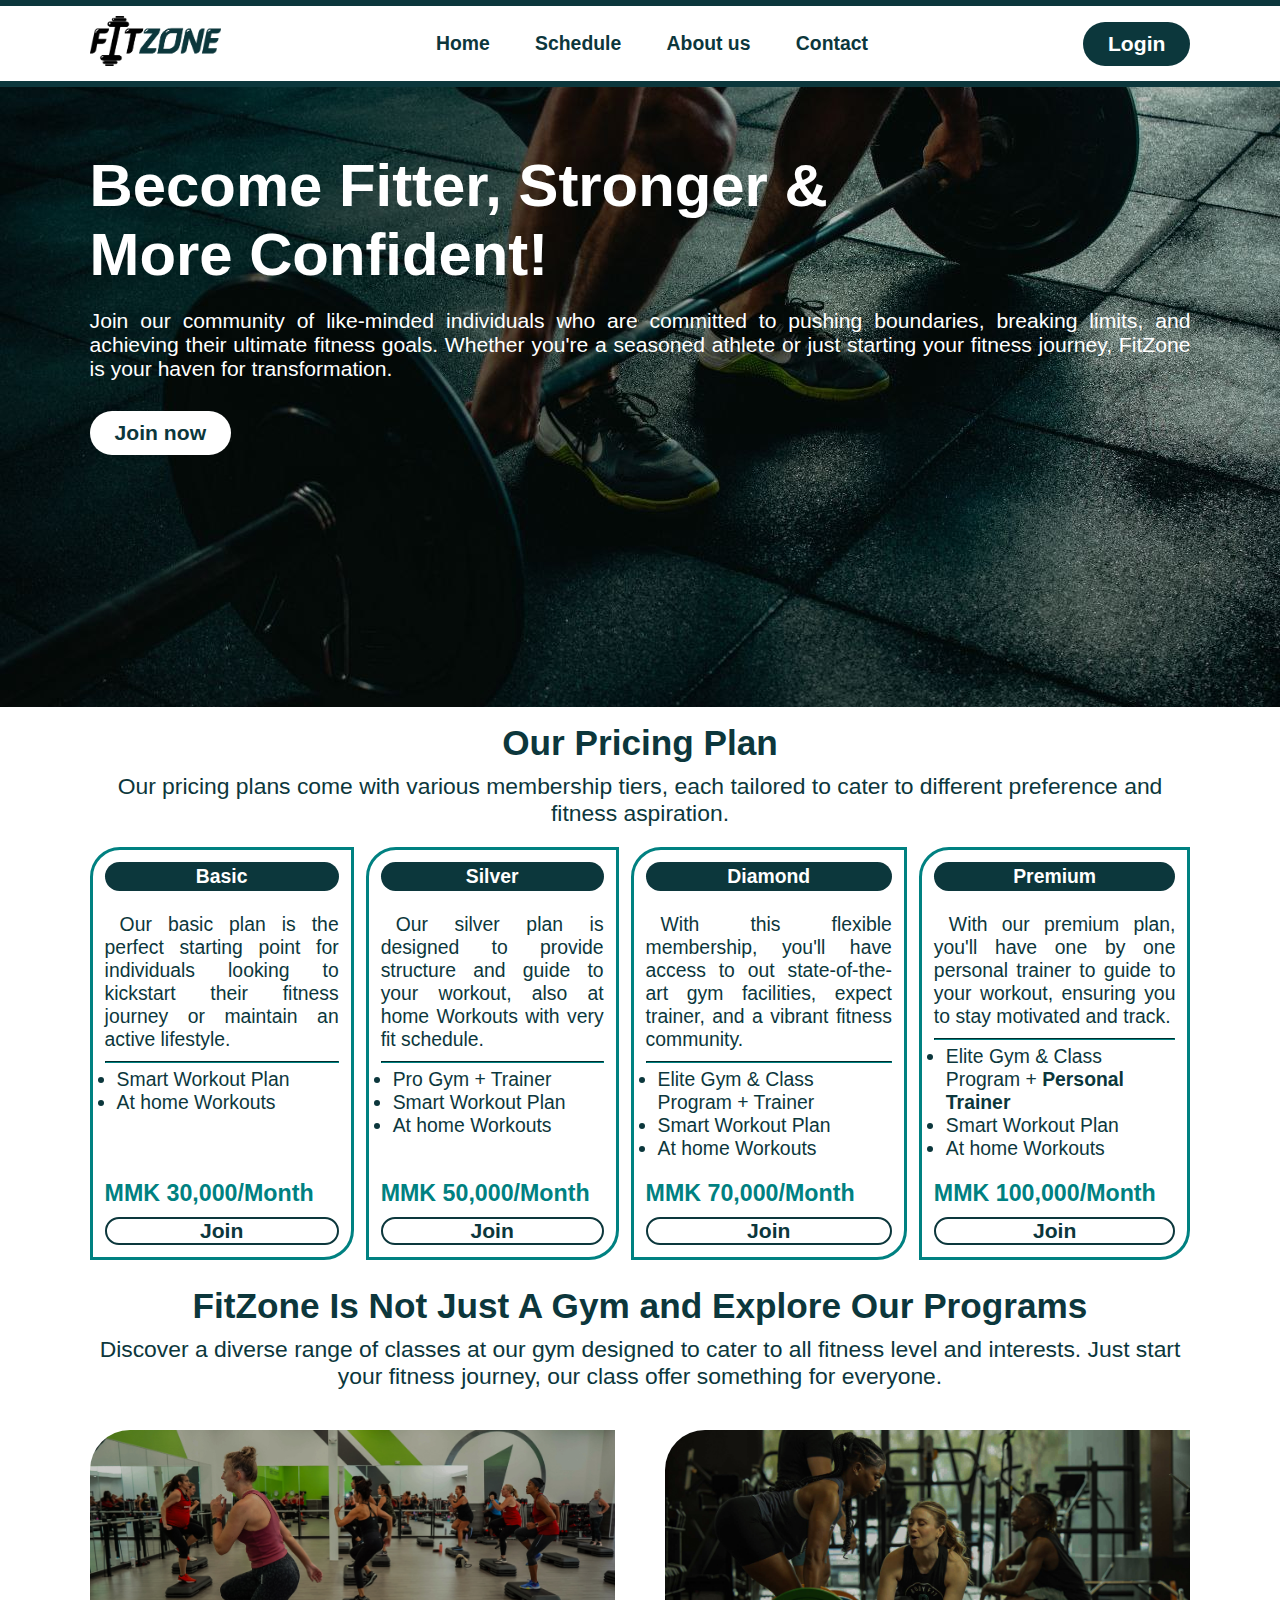
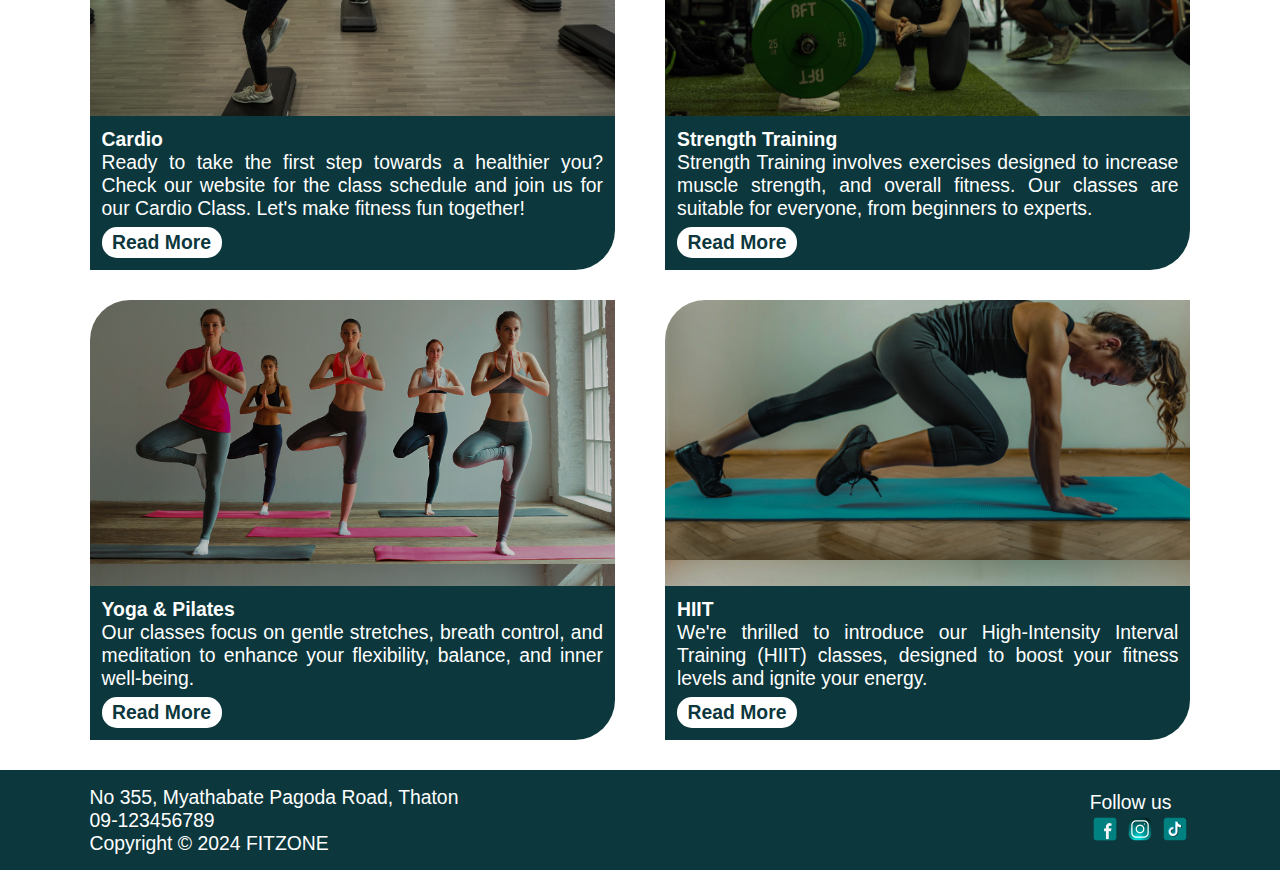
<file: index.html>
<!DOCTYPE html>
<html lang="en">
<head>
    <meta charset="UTF-8">
    <meta name="viewport" content="width=device-width, initial-scale=1.0">
    <title>FitZone</title>
    <link rel="stylesheet" href="Fitzone.css">
</head>
<body>
    <header>
        <a href="home.html"><img class="logo" src="photo/FitZoneLogo.png" alt="logo"></a>
        <nav>
            <ul>
                <li><a href="home.html">Home</a></li>
                <li><a href="schedule.html">Schedule</a></li>
                <li><a href="aboutus.html">About us</a></li>
                <li><a href="contact.html">Contact</a></li>
            </ul>
        </nav>
        <a class="loginbutton" href="signup.html" target="_blank"><button>Login</button></a>
    </header>
    <div class="container">
        <h1>Become Fitter,  Stronger &<br>More Confident!</h1>
            <p>Join our community of like-minded individuals who are committed to pushing boundaries, breaking limits, and achieving their ultimate fitness goals. Whether you're a seasoned athlete or just starting your fitness journey, FitZone is your haven for transformation.
            </p>
        <a href="signup.html" target="_blank"><button class="joinbutton" >Join now</button></a>
    </div>
    <div class="priceh">
        <h2>Our Pricing Plan</h2>
        <p>Our pricing plans come with various membership tiers, each tailored to cater
        to different preference and fitness aspiration.</p>
    </div>
<section class="overflow">
    <div class="offers">
        <div class="offerbox">
            <h3>Basic</h3>
            <p>Our basic plan is the perfect starting point for individuals looking
            to kickstart their fitness journey or maintain an active lifestyle.</p>
            <hr>
            <ul>
                
                <li>Smart Workout Plan</li>
                <li>At home Workouts</li>
                
            </ul>
                <span class="price">MMK 30,000/Month</span>
                <a class="join" href="signup.html" target="_blank">Join</a>
        </div>
        <div class="offerbox">
            <h3>Silver</h3>
            <p>Our silver plan is designed to provide structure and guide to your workout,
                also at home Workouts with very fit schedule.</p>
            <hr>
            <ul>
                <li>Pro Gym + Trainer</li>
                <li>Smart Workout Plan</li>
                <li>At home Workouts</li>
            </ul>
                <span  class="price">MMK 50,000/Month</span>
                <a class="join" href="signup.html" target="_blank">Join</a>
        </div>
        <div class="offerbox">
            <h3>Diamond</h3>
            <p>With this flexible membership,
            you'll have access to out state-of-the-art gym facilities,
            expect trainer, and a vibrant fitness community.
            </p>
            <hr>
            <ul>
                <li>Elite Gym & Class Program + Trainer</li>
                <li>Smart Workout Plan</li>
                <li>At home Workouts</li>
            </ul>
                <span class="price">MMK 70,000/Month</span>
                <a class="join" href="signup.html" target="_blank">Join</a>
        </div>
        <div class="offerbox">
            <h3>Premium</h3>
            <p>With our premium plan,
            you'll have one by one personal trainer to guide to your workout, ensuring you to stay motivated and track.
            </p>
            <hr>
            <ul>
                <li>Elite Gym & Class Program + <span>Personal Trainer</span></li>
                <li>Smart Workout Plan</li>
                <li>At home Workouts</li>
            </ul>
                <span class="price">MMK 100,000/Month</span>
                <a class="join" href="signup.html" target="_blank">Join</a>
        </div>
    </div>
</section>

<div class="training">
    <h2>FitZone Is Not Just A Gym and Explore Our Programs</h2>
    <p>Discover a diverse range of classes at our gym
        designed to cater to all fitness level and interests.
        Just start your fitness journey, our class offer something for everyone.
    </p>
</div>
<section class="overflow">
    <div class="trainingbox">
        <div class="eachbox">
            <div id="Cardio"></div>
            <div class="classes">
                <h3>Cardio</h3>
                <p>Ready to take the first step towards a healthier you? Check our website for the class schedule and join us for our Cardio Class. Let's make fitness fun together!</p>
                <a href="cardio.html">Read More</a>
            </div>
        </div>
        <div class="eachbox">
            <div id="Strength"></div>
            <div class="classes">
                <h3>Strength Training</h3>
                <p>Strength Training involves exercises designed to increase muscle strength, and overall fitness. Our classes are suitable for everyone, from beginners to experts.</p>
            <a href="strengthtraining.html">Read More</a>
            </div>
        </div>
        <div class="eachbox">
            <div id="Yoga"></div>
            <div class="classes">
                <h3>Yoga & Pilates</h3>
                <p>Our classes focus on gentle stretches, breath control, and meditation to enhance your flexibility, balance, and inner well-being.</p>
                <a href="yoga.html">Read More</a>
            </div>
        </div>
        <div class="eachbox">
            <div id="Hiit"></div>
            <div class="classes">
                <h3>HIIT</h3>
                <p>We're thrilled to introduce our High-Intensity Interval Training (HIIT) classes, designed to boost your fitness levels and ignite your energy.</p>
                <a class="readmore" href="hiit.html">Read More</a>
            </div>
        </div>
    </div>
</section>

<footer>
    <div>
        <p>No 355, Myathabate Pagoda Road, Thaton<br>09-123456789<br>
           Copyright &copy; 2024 FITZONE</p>
    </div>
    <div>
        <p>Follow us</p>
        <a href="https://www.facebook.com/seckyar.thuraynthee?mibextid=2JQ9oc"><img class="icon" src="photo/facebook.png"></a> <a href="https://www.instagram.com/seckyarthuraynthee?igsh=NGQ2cjMycTBvYXpu"><img class="icon" src="photo/instagram.png"></a> <a href="https://tiktok.com/@seckyarthuraynthee"><img class="icon" src="photo/tiktok.png"></a>
    </div>
</footer>
    
</body>
</html>
</file>
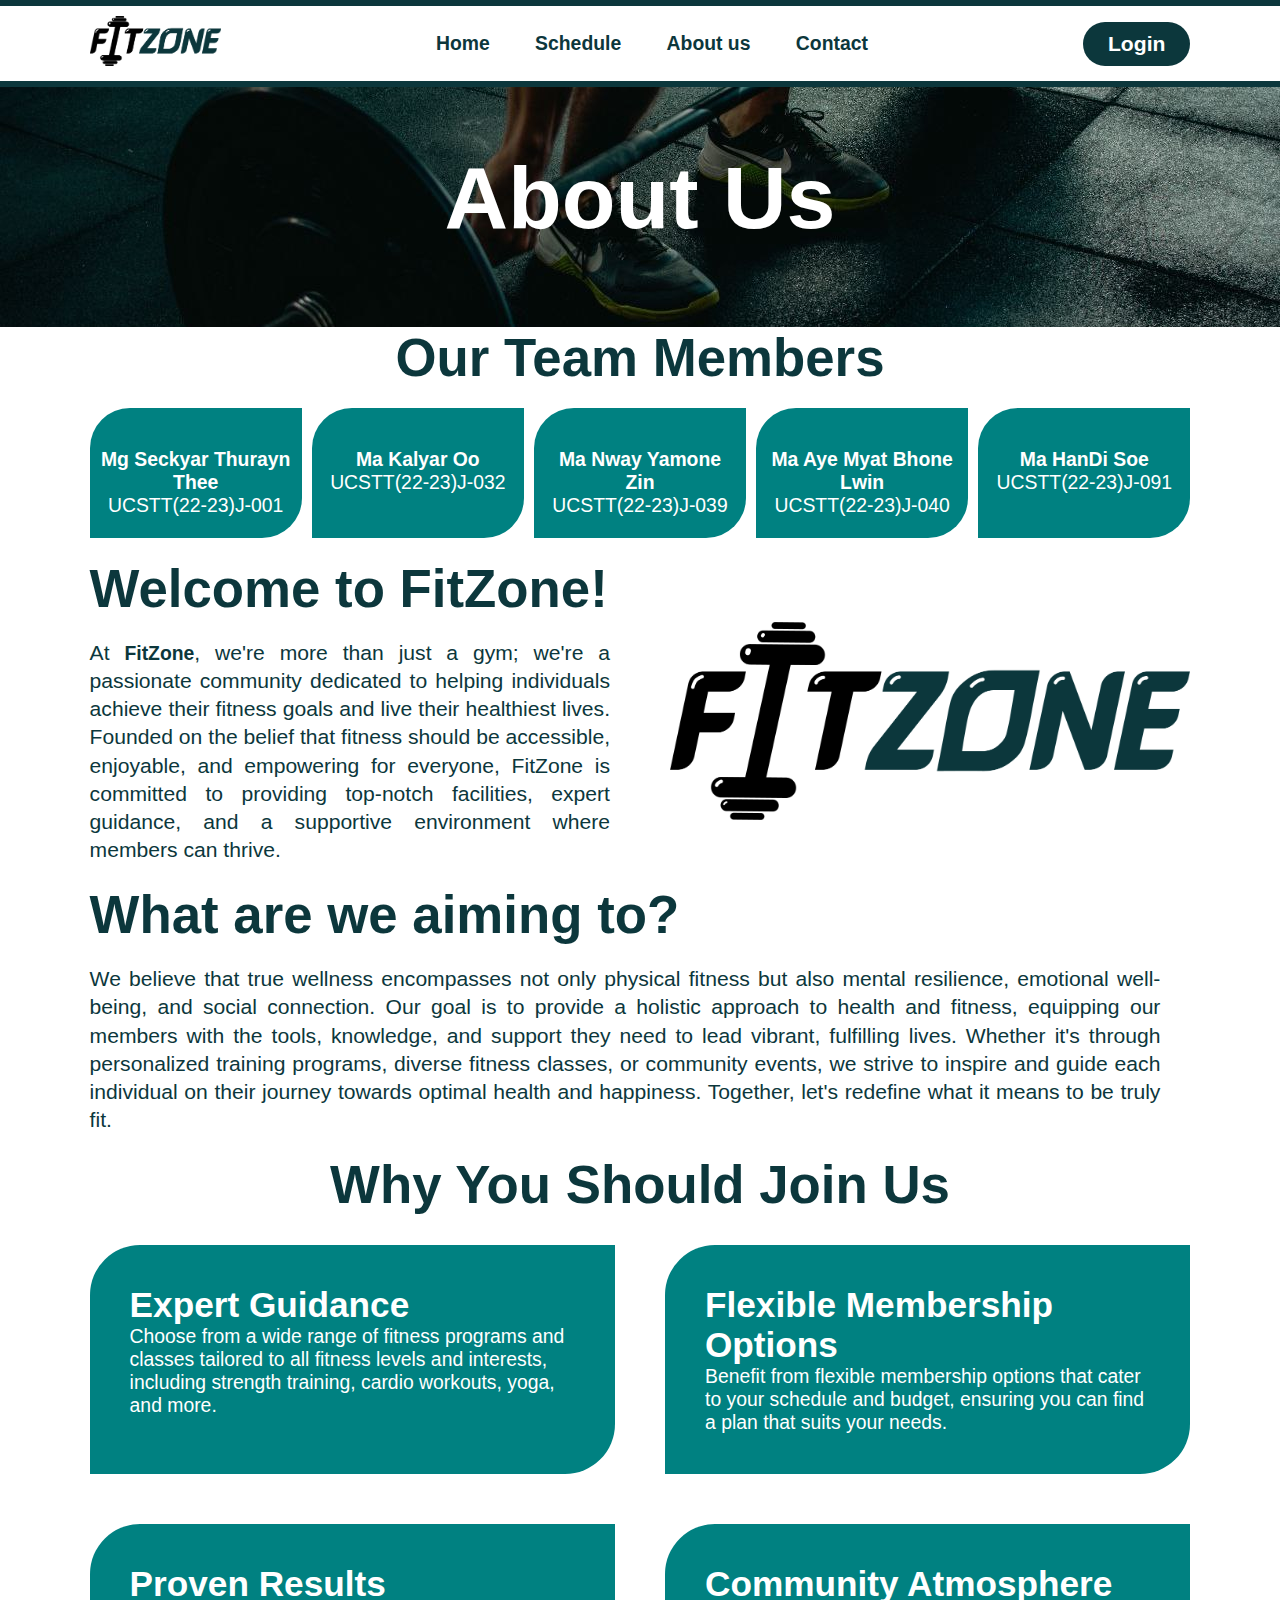
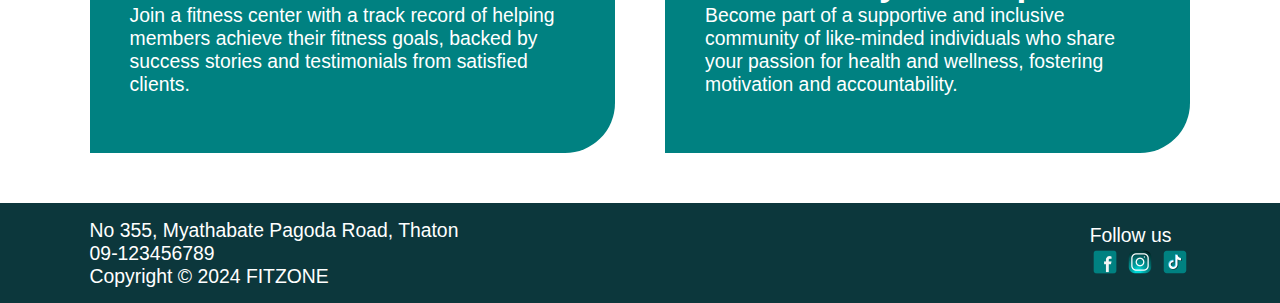
<file: aboutus.html>
<!DOCTYPE html>
<html lang="en">
<head>
    <meta charset="UTF-8">
    <meta name="viewport" content="width=device-width, initial-scale=1.0">
    <title>FitZone About Us</title>
    <link rel="stylesheet" href="Fitzone.css">
    <link rel="stylesheet" href="aboutus.css">
</head>
<body>
    <header>
        <a href="home.html"><img class="logo" src="photo/FitZoneLogo.png" alt="logo"></a>
        <nav>
            <ul>
                <li><a href="home.html">Home</a></li>
                <li><a href="schedule.html">Schedule</a></li>
                <li><a href="aboutus.html">About us</a></li>
                <li><a href="contact.html">Contact</a></li>
            </ul>
        </nav>
        <a class="loginbutton" href="signup.html" target="_blank"><button>Login</button></a>
    </header>
    <div class="overflow">
    <section>
        <div class="landingpagephoto"><h1>About Us</h1></div>
        <h1 class="h1">Our Team Members</h1>
        <div class="teammember">
            <div class="member">
                <h1>Mg Seckyar Thurayn Thee</h1>
                <p>UCSTT(22-23)J-001</p>
            </div>
            <div class="member">
                <h1>Ma Kalyar Oo</h1>
                <p>UCSTT(22-23)J-032</p>
            </div>
            <div class="member">
                <h1>Ma Nway Yamone Zin</h1>
                <p>UCSTT(22-23)J-039</p>
            </div>
            <div class="member">
                <h1>Ma Aye Myat Bhone Lwin</h1>
                <p>UCSTT(22-23)J-040</p>
            </div>
            <div class="member">
                <h1>Ma HanDi Soe</h1>
                <p>UCSTT(22-23)J-091</p>
            </div>
        </div>
        <div class="textandlogo">
            <div>
                <h1>Welcome to FitZone!</h1>
                <p>At <b>FitZone</b>, we're more than just a gym; we're a passionate community dedicated to helping individuals achieve their fitness goals and live their healthiest lives. Founded on the belief that fitness should be accessible, enjoyable, and empowering for everyone, FitZone is committed to providing top-notch facilities, expert guidance, and a supportive environment where members can thrive.</p>
            </div>
            <a class="biglogo" href="home.html"></a>
        </div>
        <div class="text">
            <h1>What are we aiming to?</h1>
            <p>We believe that true wellness encompasses not only physical fitness but also mental resilience, emotional well-being, and social connection. Our goal is to provide a holistic approach to health and fitness, equipping our members with the tools, knowledge, and support they need to lead vibrant, fulfilling lives. Whether it's through personalized training programs, diverse fitness classes, or community events, we strive to inspire and guide each individual on their journey towards optimal health and happiness. Together, let's redefine what it means to be truly fit.</p>
        </div>
        <h1 class="h1">Why You Should Join Us</h1>
        <div class="courage">
            <div class="reason">
                <h1>Expert Guidance</h1>
                <p>Choose from a wide range of fitness programs and classes tailored to all fitness levels and interests, including strength training, cardio workouts, yoga, and more.</p>
            </div>
            <div class="reason">
                <h1>Flexible Membership Options</h1>
                <p>Benefit from flexible membership options that cater to your schedule and budget, ensuring you can find a plan that suits your needs.</p>
            </div>
            <div class="reason">
                <h1>Proven Results</h1>
                <p> Join a fitness center with a track record of helping members achieve their fitness goals, backed by success stories and testimonials from satisfied clients.</p>
            </div>
            <div class="reason">
                <h1>Community Atmosphere</h1>
                <p>Become part of a supportive and inclusive community of like-minded individuals who share your passion for health and wellness, fostering motivation and accountability.</p>
            </div>
        </div>
        
        
    </section>
</div>
    <footer>
        <div>
            <p>No 355, Myathabate Pagoda Road, Thaton<br>09-123456789<br>
               Copyright &copy; 2024 FITZONE</p>
        </div>
        <div>
            <p>Follow us</p>
            <a href="https://www.facebook.com/seckyar.thuraynthee?mibextid=2JQ9oc"><img class="icon" src="photo/facebook.png"></a> <a href="https://www.instagram.com/seckyarthuraynthee?igsh=NGQ2cjMycTBvYXpu"><img class="icon" src="photo/instagram.png"></a> <a href="https://tiktok.com/@seckyarthuraynthee"><img class="icon" src="photo/tiktok.png"></a>
        </div>
    </footer>
  
</body>
</html>
</file>
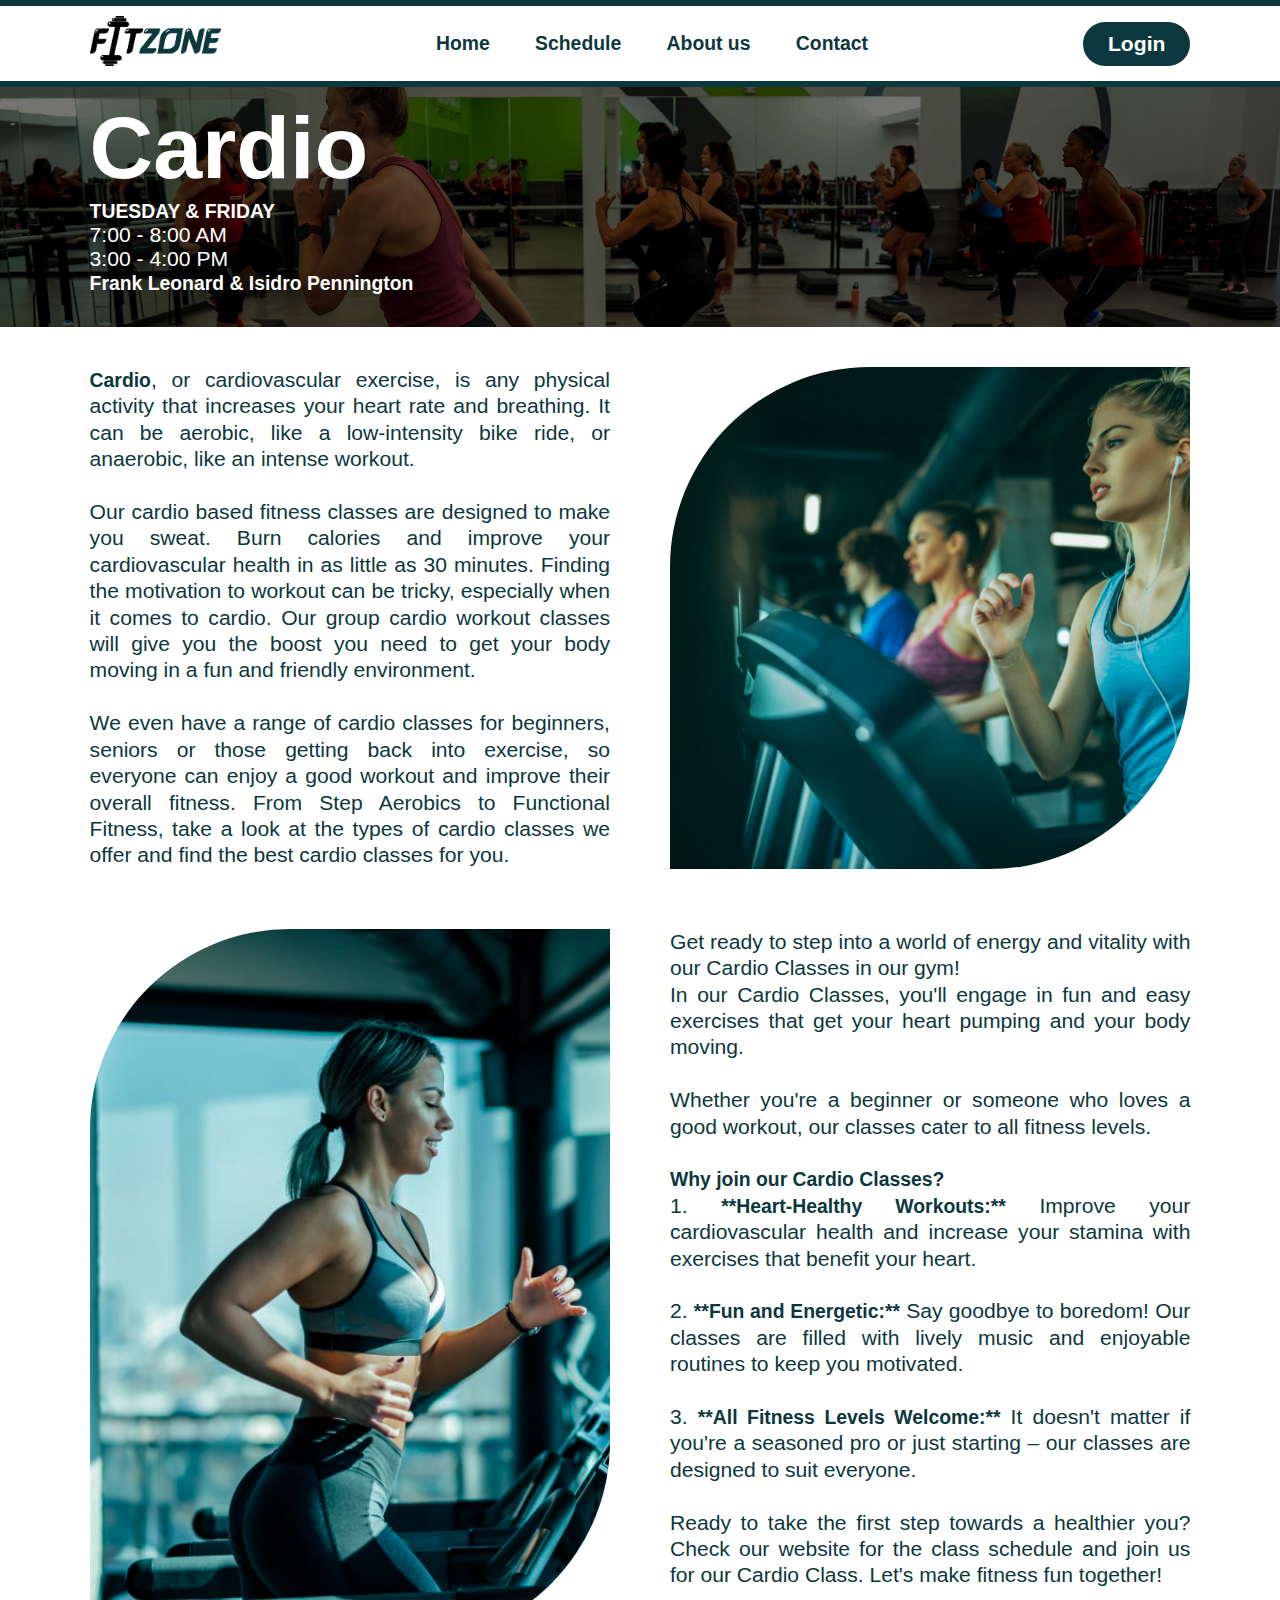
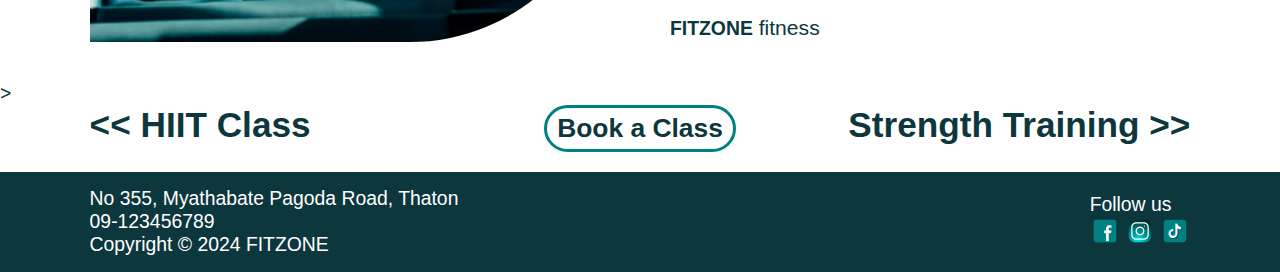
<file: cardio.html>
<!DOCTYPE html>
<html lang="en">
<head>
    <meta charset="UTF-8">
    <meta name="viewport" content="width=device-width, initial-scale=1.0">
    <title>FitZone Cardio</title>
    <link rel="stylesheet" href="Fitzone.css">
    <link rel="stylesheet" href="classes.css">
</head>
<body>
    <header>
      <a href="home.html"><img class="logo" src="photo/FitZoneLogo.png" alt="logo"></a>
        <nav>
            <ul>
                <li><a href="home.html">Home</a></li>
                <li><a href="schedule.html">Schedule</a></li>
                <li><a href="aboutus.html">About us</a></li>
                <li><a href="contact.html">Contact</a></li>
            </ul>
        </nav>
        <a class="loginbutton" href="signup.html" target="_blank"><button>Login</button></a>
    </header>
    <section class="overflow">
    <div class="content">

      <div class="Page cardiohead">
        <h1>Cardio</h1>
        <p><span>TUESDAY & FRIDAY</span><br>7:00 - 8:00 AM<br>3:00 - 4:00 PM<br><span>Frank Leonard & Isidro Pennington</span></p>
      </div>
      
      <div class="Page_content">
        <div class="text1">
          <p><b>Cardio</b>, or cardiovascular exercise, is any physical activity that increases your heart rate and breathing. It can be aerobic, like a low-intensity bike ride, or anaerobic, like an intense workout.<br><br> Our cardio based fitness classes are designed to make you sweat. Burn calories and improve your cardiovascular health in as little as 30 minutes. Finding the motivation to workout can be tricky, especially when it comes to cardio. Our group cardio workout classes will give you the boost you need to get your body moving in a fun and friendly environment.<br><br> We even have a range of cardio classes for beginners, seniors or those getting back into exercise, so everyone can enjoy a good workout and improve their overall fitness. From Step Aerobics to Functional Fitness, take a look at  the types of cardio classes we offer and find the best cardio classes for you.     
          </p>
        </div>
        <div class="firstImg cardiophoto1"></div>
        <div class="secondImg cardiophoto2"></div>
        <div class="text2">
          <p>
            Get ready to step into a world of energy and vitality with our Cardio Classes in our gym!<br>
            In our Cardio Classes, you'll engage in fun and easy exercises that get your heart pumping and your body moving.<br><br>
            Whether you're a beginner or someone who loves a good workout, our classes cater to all fitness levels.<br><br>
            <b>Why join our Cardio Classes?</b><br>
            1. <b>**Heart-Healthy Workouts:**</b> Improve your cardiovascular health and increase your stamina with exercises that benefit your heart.<br><br>
            2. <b>**Fun and Energetic:**</b> Say goodbye to boredom! Our classes are filled with lively music and enjoyable routines to keep you motivated.<br><br>
            3. <b>**All Fitness Levels Welcome:**</b> It doesn't matter if you're a seasoned pro or just starting – our classes are designed to suit everyone.<br><br>
            Ready to take the first step towards a healthier you? Check our website for the class schedule and join us for our Cardio Class. Let's make fitness fun together!<br><br>
            <b>FITZONE</b> fitness
          </p>
        </div>
      </div>
    </div>
  </section>>
    <div class="button">
      <div class="left"><a href="hiit.html"><< HIIT Class</a></div>
      <div><a href="signup.html"><button>Book a Class</button></a></div>
      <div class="right"><a href="strengthtraining.html">Strength Training >></a></div>
    </div>
  

    <footer>
      <div>
          <p>No 355, Myathabate Pagoda Road, Thaton<br>09-123456789<br>
             Copyright &copy; 2024 FITZONE</p>
      </div>
      <div>
          <p>Follow us</p>
          <a href="https://www.facebook.com/seckyar.thuraynthee?mibextid=2JQ9oc"><img class="icon" src="photo/facebook.png"></a> <a href="https://www.instagram.com/seckyarthuraynthee?igsh=NGQ2cjMycTBvYXpu"><img class="icon" src="photo/instagram.png"></a> <a href="https://tiktok.com/@seckyarthuraynthee"><img class="icon" src="photo/tiktok.png"></a>
      </div>
  </footer>


</body>
</html>
</file>
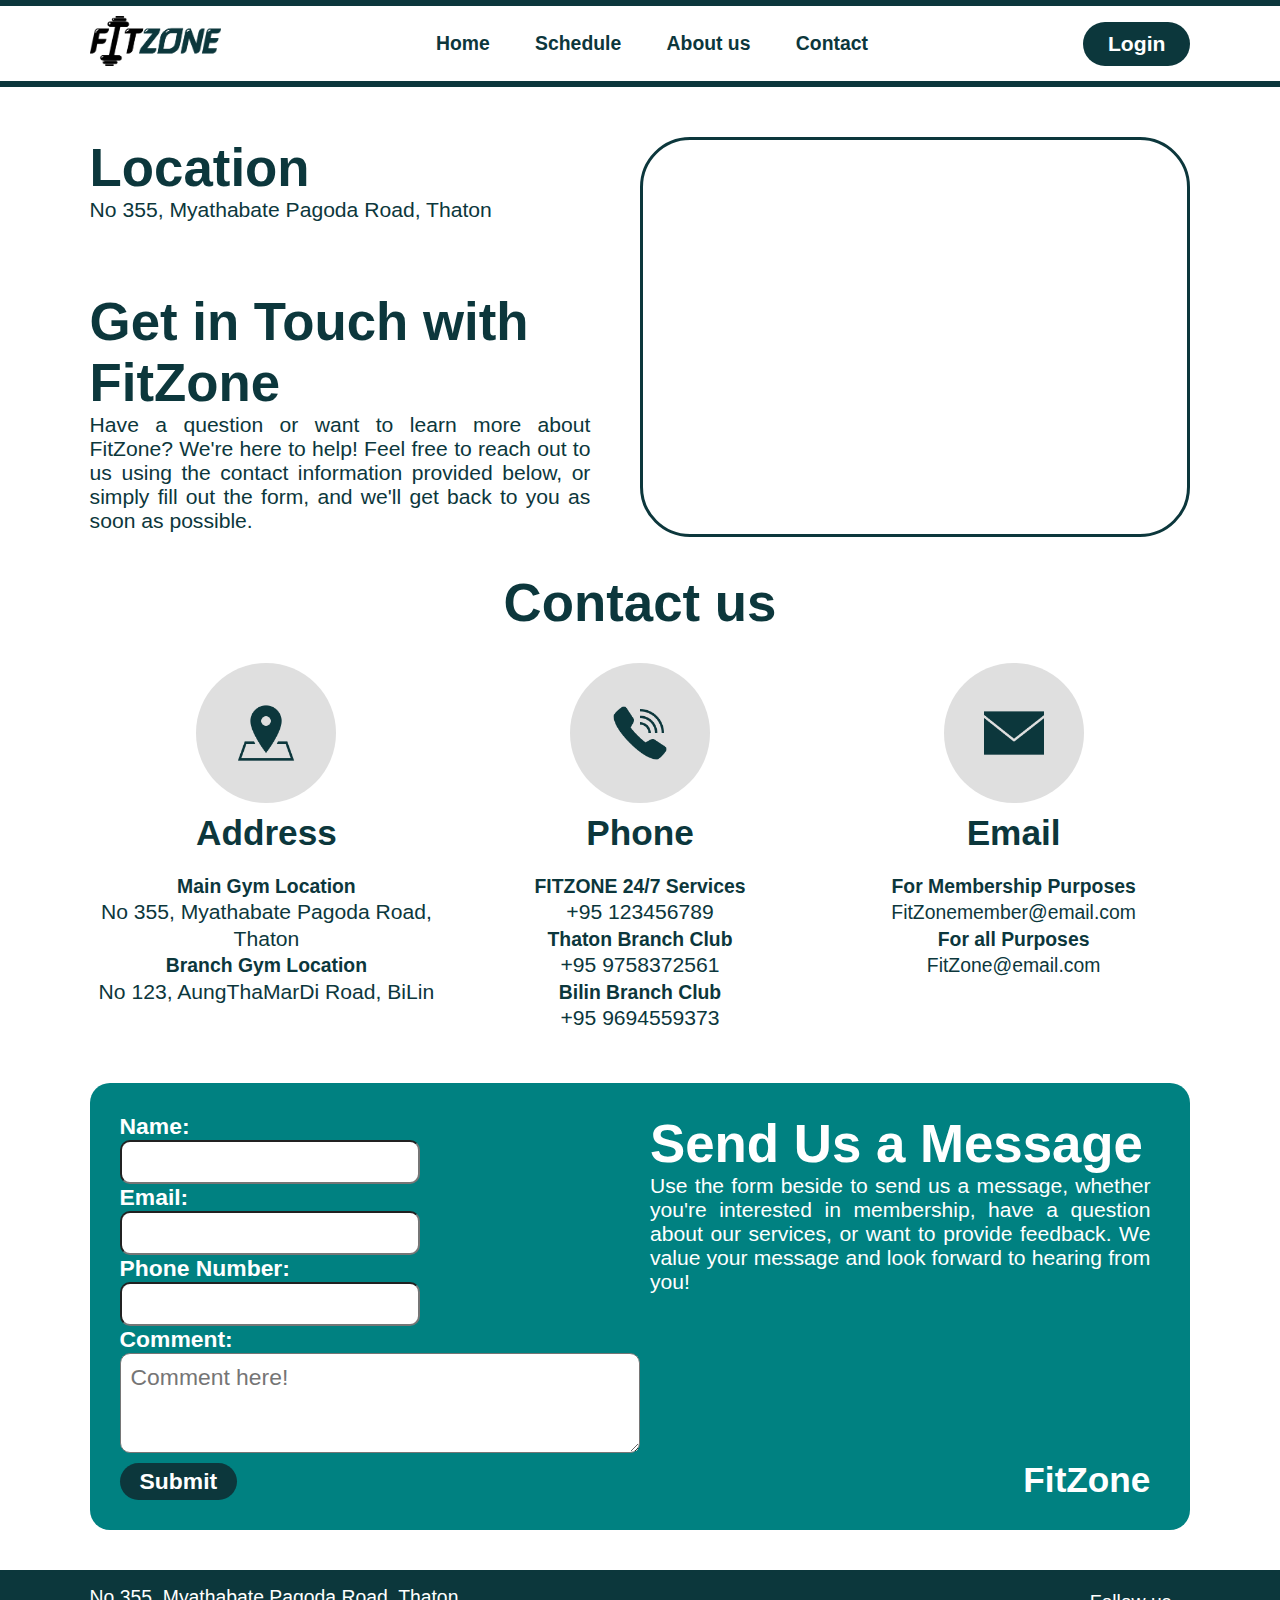
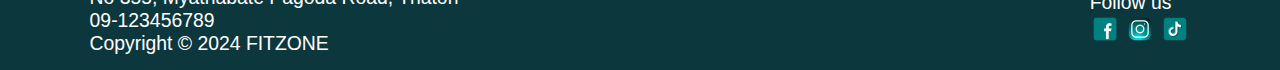
<file: contact.html>
<!DOCTYPE html>
<html lang="en">
<head>
    <meta charset="UTF-8">
    <meta name="viewport" content="width=device-width, initial-scale=1.0">
    <title>FitZone Contact</title>
    <link rel="stylesheet" href="Fitzone.css">
    <link rel="stylesheet" href="contact.css">
</head>
<body>
    <header>
        <a href="home.html"><img class="logo" src="photo/FitZoneLogo.png" alt="logo"></a>
        <nav>
            <ul>
                <li><a href="home.html">Home</a></li>
                <li><a href="schedule.html">Schedule</a></li>
                <li><a href="aboutus.html">About us</a></li>
                <li><a href="contact.html">Contact</a></li>
            </ul>
        </nav> 
        <a class="loginbutton" href="signup.html" target="_blank"><button>Login</button></a>
    </header>
    
    <section>
        <div class="Location">
            <div class="text">
                <h1>Location</h1>
                <p>No 355, Myathabate Pagoda Road, Thaton</p><br><br><br>
                <h1>Get in Touch with FitZone</h1>
                <p>Have a question or want to learn more about FitZone? We're here to help! Feel free to reach out to us using the contact information provided below, or simply fill out the form, and we'll get back to you as soon as possible.</p>
            </div>
            <div><iframe src="https://www.google.com/maps/embed?pb=!1m18!1m12!1m3!1d5749.247106221192!2d97.37510140924469!3d16.922076080525084!2m3!1f0!2f0!3f0!3m2!1i1024!2i768!4f13.1!3m3!1m2!1s0x30c2e9930ead4fb7%3A0xb9cf74f3f1230d75!2sThees&#39;%20Family!5e0!3m2!1smy!2smm!4v1707836836961!5m2!1smy!2smm" width="550" height="400" allowfullscreen="" loading="lazy" referrerpolicy="no-referrer-when-downgrade"></iframe></div>
        </div>
    
        <div class="contact">
            <h1>Contact us</h1>
            <div class="grid">
                <div class="box">
                    <div class="address"></div>
                    <div class="detail">
                        <h1>Address</h1>
                        <p>
                            <span>Main Gym Location</span><br>
                            No 355, Myathabate Pagoda Road, Thaton<br>
                            <span>Branch Gym Location</span><br>
                            No 123, AungThaMarDi Road, BiLin
                        </p>
                    </div>
                </div>
                <div class="box">
                    <div class="phoneNumber"></div>
                    <div class="detail">
                        <h1>Phone</h1>
                        <p>
                            <span>FITZONE 24/7 Services</span><br>
                            +95 123456789<br>
                            <span>Thaton Branch Club</span><br>
                            +95 9758372561<br>
                            <span>Bilin Branch Club</span><br>
                            +95 9694559373
                        </p>
                    </div>
                </div>
                <div class="box">
                    <div class="email"></div>
                    <div class="detail">
                        <h1>Email</h1>
                        <p>
                            <span>For Membership Purposes</span><br>
                            <a href="mailto:xero.mz93@gmail.con">FitZonemember@email.com</a><br>
                            <span>For all Purposes</span><br>
                            <a href="mailto:xero.mz93@gmail.con">FitZone@email.com</a>
                        </p>
                     </div>
                 </div>
            </div>
        </div>
        <form class="contactform">
            <div>
                <label>Name:</label><br><input type="text" name="name" id="name"><br>
                <label>Email:</label><br><input type="email" name="email" id="email"><br>
                <label>Phone Number:</label><br><input type="tel" name="phone" id="phone"><br>
                <label>Comment:</label><br><textarea type="text" placeholder="Comment here!"></textarea>
                <button type="submit">Submit</button>
            </div>
            <div class="message">
                <h1>Send Us a Message</h1>
                <p>Use the form beside to send us a message, whether you're interested in membership, have a question about our services, or want to provide feedback. We value your message and look forward to hearing from you!</p>
                <span>FitZone</span>
            </div>
                
        </form>
    </section>
    <footer>
        <div>
            <p>No 355, Myathabate Pagoda Road, Thaton<br>09-123456789<br>
               Copyright &copy; 2024 FITZONE</p>
        </div>
        <div>
            <p>Follow us</p>
            <a href="https://www.facebook.com/seckyar.thuraynthee?mibextid=2JQ9oc"><img class="icon" src="photo/facebook.png"></a> <a href="https://www.instagram.com/seckyarthuraynthee?igsh=NGQ2cjMycTBvYXpu"><img class="icon" src="photo/instagram.png"></a> <a href="https://tiktok.com/@seckyarthuraynthee"><img class="icon" src="photo/tiktok.png"></a>
        </div>
    </footer>
</body>                        
</html>
</file>
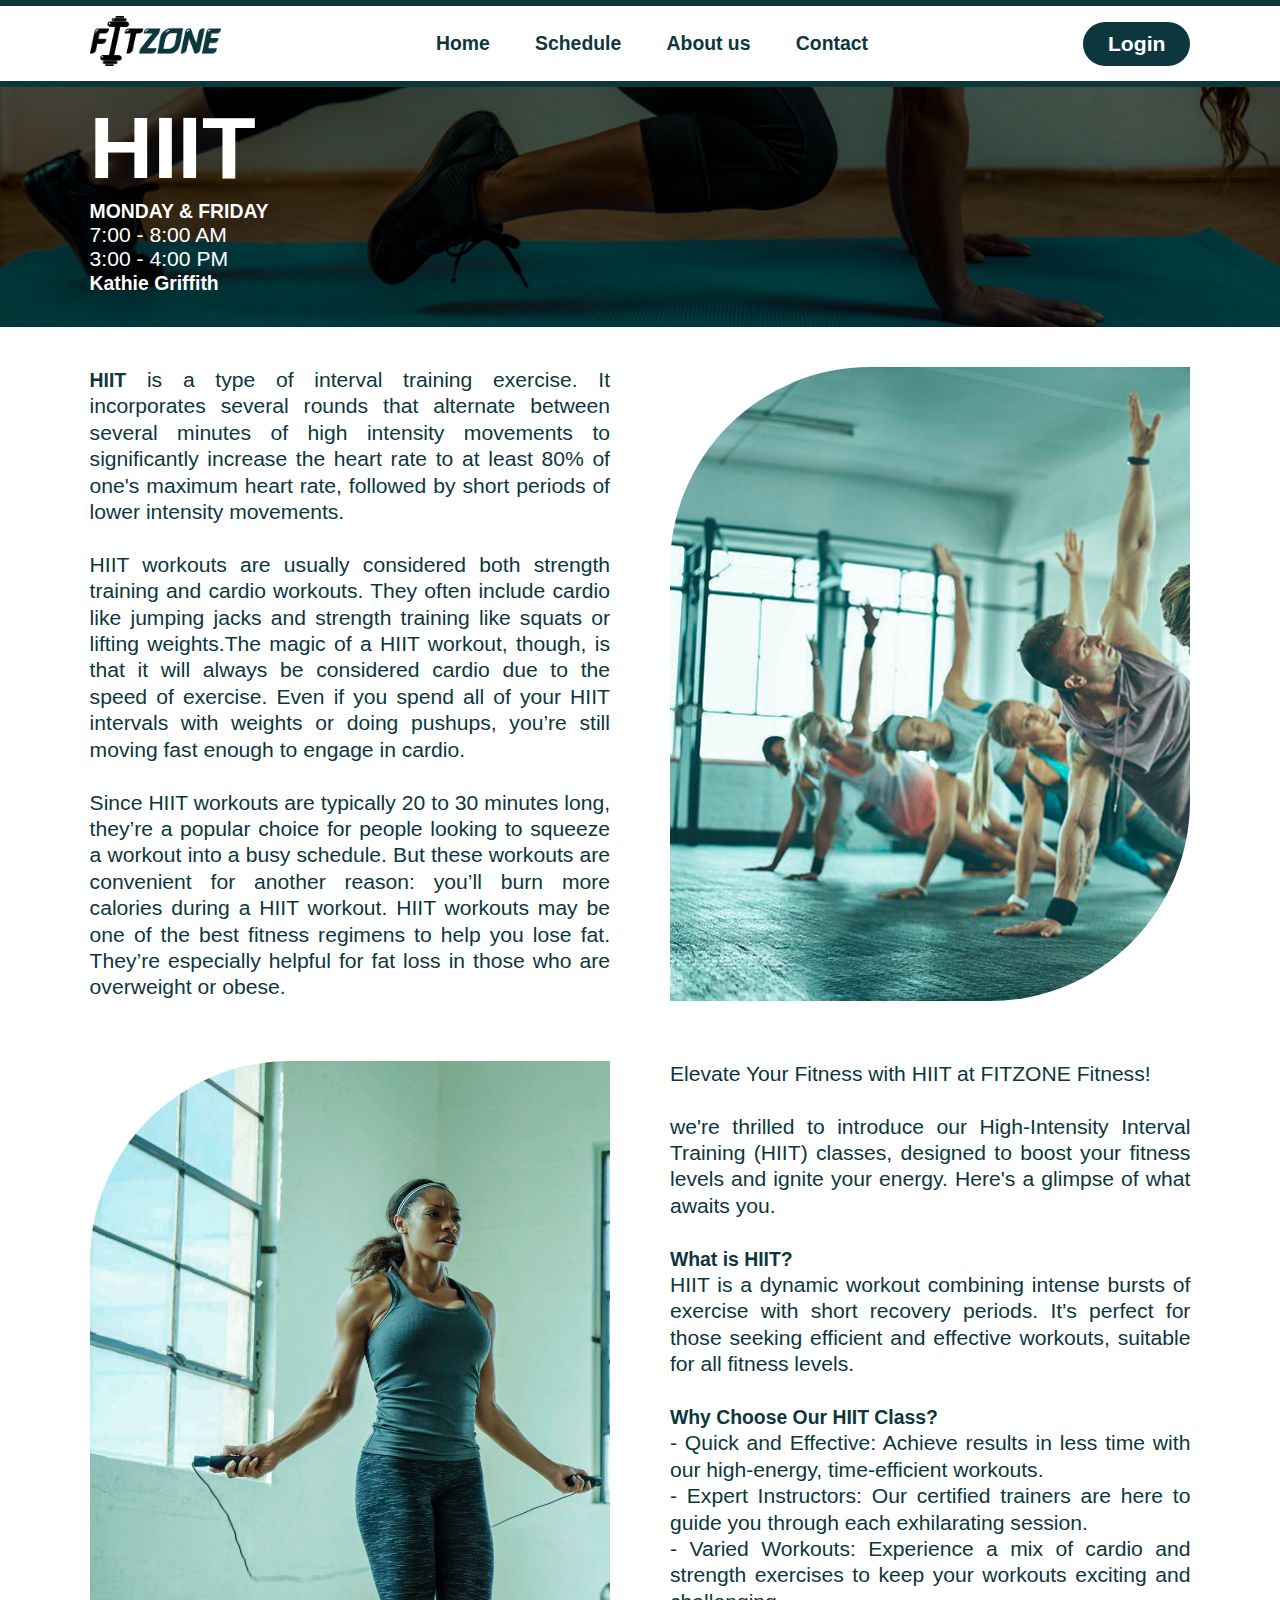
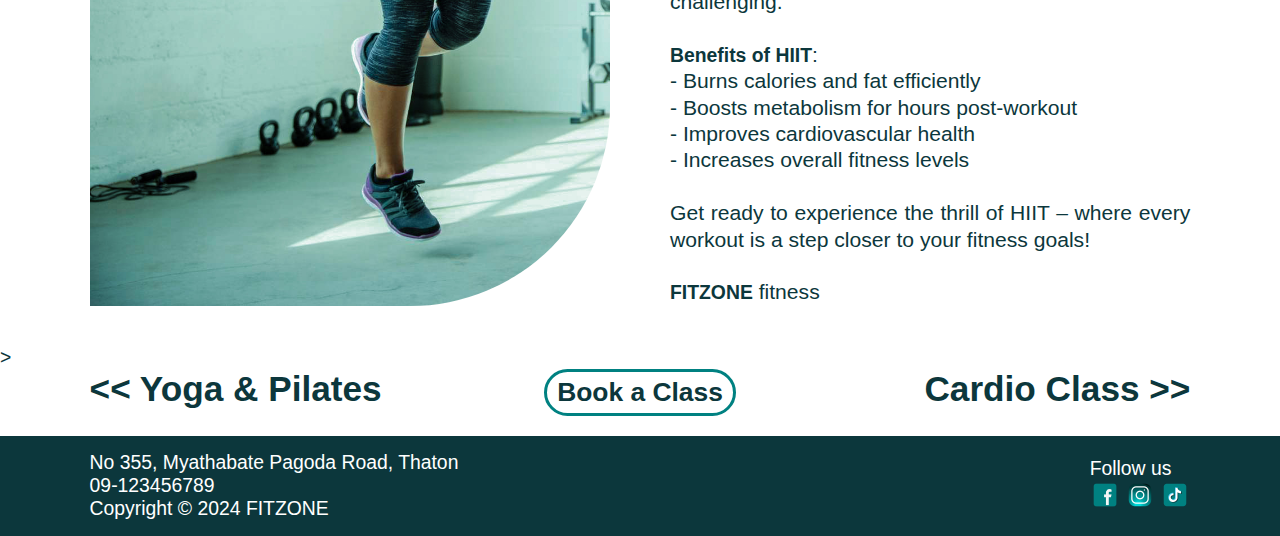
<file: hiit.html>
<!DOCTYPE html>
<html lang="en">
<head>
    <meta charset="UTF-8">
    <meta name="viewport" content="width=device-width, initial-scale=1.0">
    <title>FitZone HIIT</title>
    <link rel="stylesheet" href="Fitzone.css">
    <link rel="stylesheet" href="classes.css">
</head>
<body>
    <header>
      <a href="home.html"><img class="logo" src="photo/FitZoneLogo.png" alt="logo"></a>
        <nav>
            <ul>
                <li><a href="home.html">Home</a></li>
                <li><a href="schedule.html">Schedule</a></li>
                <li><a href="aboutus.html">About us</a></li>
                <li><a href="contact.html">Contact</a></li>
            </ul>
        </nav>
        <a class="loginbutton" href="signup.html" target="_blank"><button>Login</button></a>
    </header>
    <section class="overflow">
    <div class="content">

      <div class="Page hiithead">
        <h1>HIIT</h1>
        <p><span>MONDAY & FRIDAY</span><br>7:00 - 8:00 AM<br>3:00 - 4:00 PM<br><span>Kathie Griffith</span></p>
      </div>
      
      <div class="Page_content">
        <div class="text1">
          <p><b>HIIT</b> is a type of interval training exercise. It incorporates several rounds that alternate between several minutes of high intensity movements to significantly increase the heart rate to at least 80% of one's maximum heart rate, followed by short periods of lower intensity movements.<br><br> HIIT workouts are usually considered both strength training and cardio workouts. They often include cardio like jumping jacks and strength training like squats or lifting weights.The magic of a HIIT workout, though, is that it will always be considered cardio due to the speed of exercise. Even if you spend all of your HIIT intervals with weights or doing pushups, you’re still moving fast enough to engage in cardio.<br><br> Since HIIT workouts are typically 20 to 30 minutes long, they’re a popular choice for people looking to squeeze a workout into a busy schedule. But these workouts are convenient for another reason: you’ll burn more calories during a HIIT workout. HIIT workouts may be one of the best fitness regimens to help you lose fat. They’re especially helpful for fat loss in those who are overweight or obese.    
          </p>
        </div>
        <div class="firstImg hiitphoto1"></div>
        <div class="secondImg hiitphoto2"></div>
        <div class="text2">
          <p>
            Elevate Your Fitness with HIIT at FITZONE Fitness!<br><br>
            we're thrilled to introduce our High-Intensity Interval Training (HIIT) classes, designed to boost your fitness levels and ignite your energy. Here's a glimpse of what awaits you.<br><br>
            <b>What is HIIT?</b><br>
            HIIT is a dynamic workout combining intense bursts of exercise with short recovery periods. It's perfect for those seeking efficient and effective workouts, suitable for all fitness levels.<br><br>
            <b>Why Choose Our HIIT Class?</b><br>
            - Quick and Effective: Achieve results in less time with our high-energy, time-efficient workouts.<br>
            - Expert Instructors: Our certified trainers are here to guide you through each exhilarating session.<br>
            - Varied Workouts: Experience a mix of cardio and strength exercises to keep your workouts exciting and challenging.<br><br>
            <b>Benefits of HIIT</b>:<br>
            - Burns calories and fat efficiently<br>
            - Boosts metabolism for hours post-workout<br>
            - Improves cardiovascular health<br>
            - Increases overall fitness levels<br><br>
            Get ready to experience the thrill of HIIT – where every workout is a step closer to your fitness goals!<br><br>
            <b>FITZONE</b> fitness
          </p>
        </div>
      </div>
    </div>
  </section>>
    <div class="button">
      <div class="left"><a href="yoga.html"><< Yoga & Pilates</a></div>
      <div><a href="signup.html"><button>Book a Class</button></a></div>
      <div class="right"><a href="cardio.html">Cardio Class >></a></div>
      
    </div>
  

    <footer>
      <div>
          <p>No 355, Myathabate Pagoda Road, Thaton<br>09-123456789<br>
             Copyright &copy; 2024 FITZONE</p>
      </div>
      <div>
          <p>Follow us</p>
          <a href="https://www.facebook.com/seckyar.thuraynthee?mibextid=2JQ9oc"><img class="icon" src="photo/facebook.png"></a> <a href="https://www.instagram.com/seckyarthuraynthee?igsh=NGQ2cjMycTBvYXpu"><img class="icon" src="photo/instagram.png"></a> <a href="https://tiktok.com/@seckyarthuraynthee"><img class="icon" src="photo/tiktok.png"></a>
      </div>
  </footer>


</body>
</html>
</file>
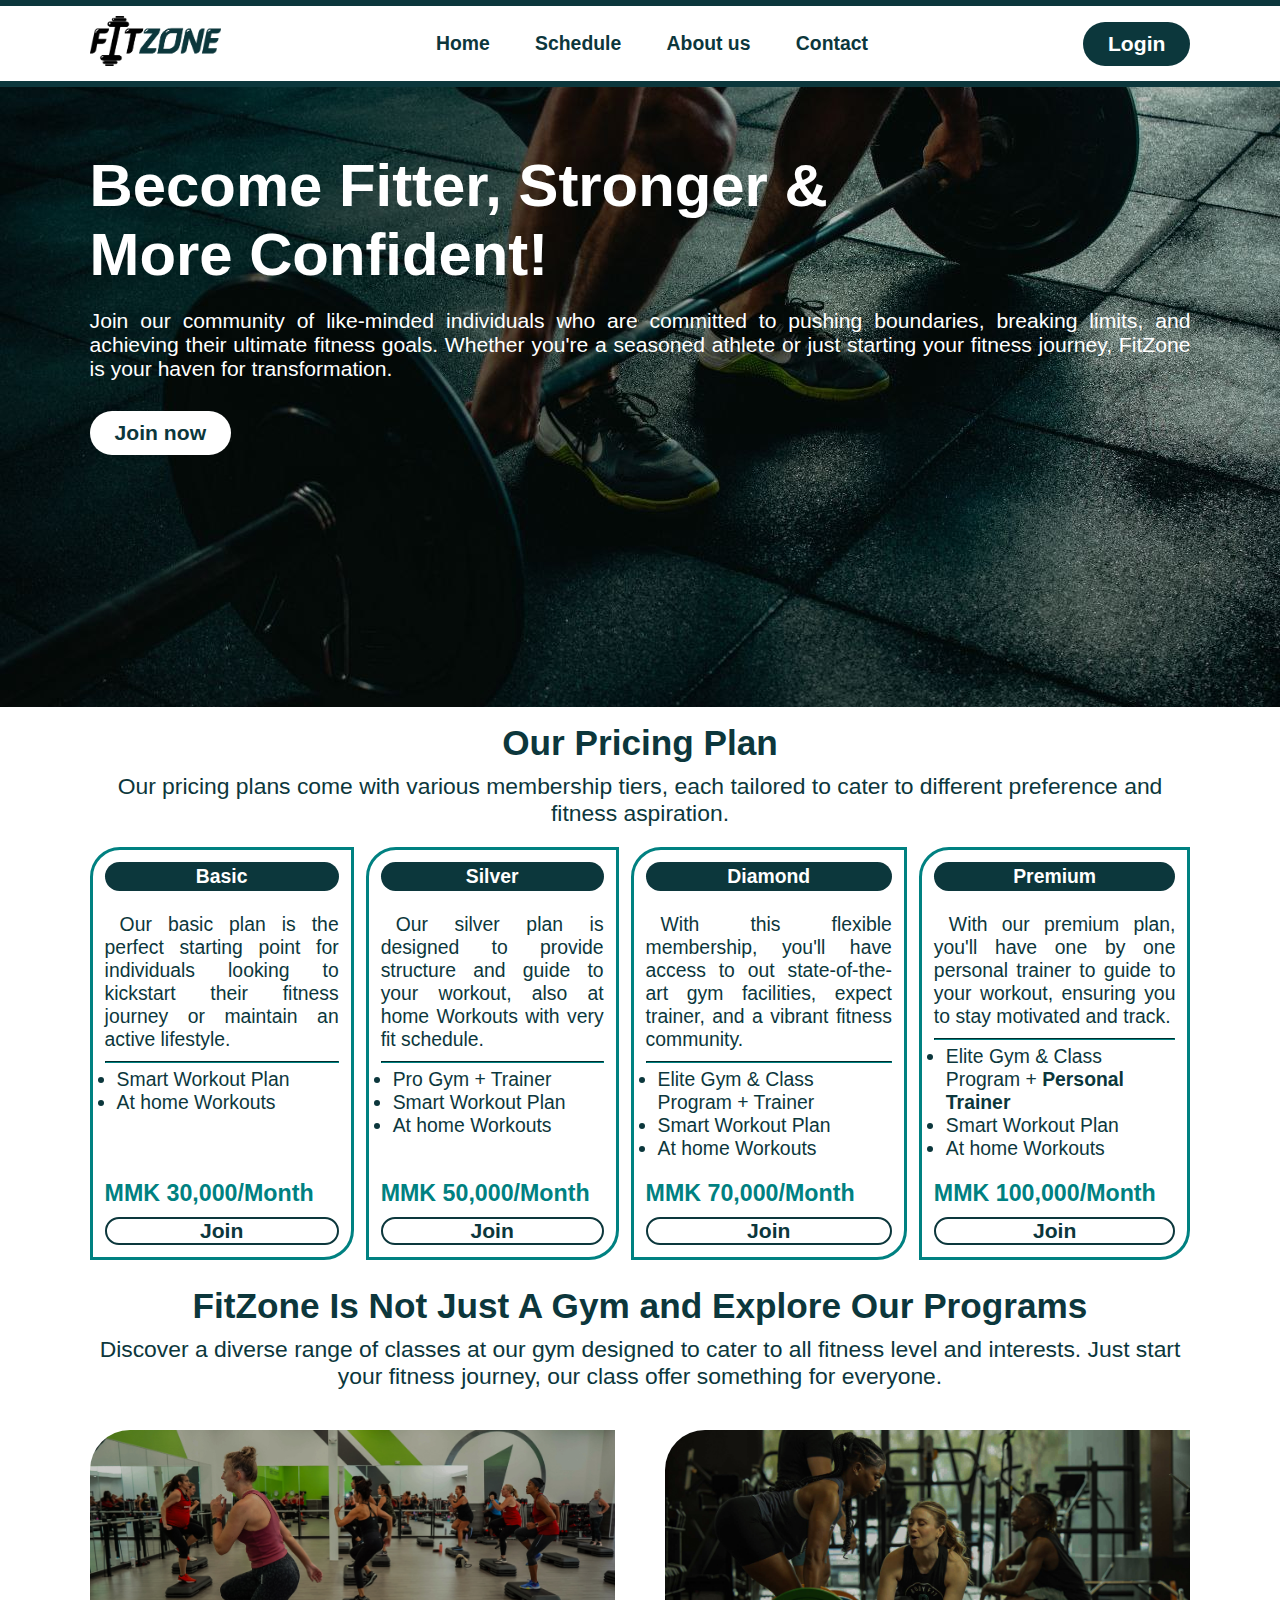
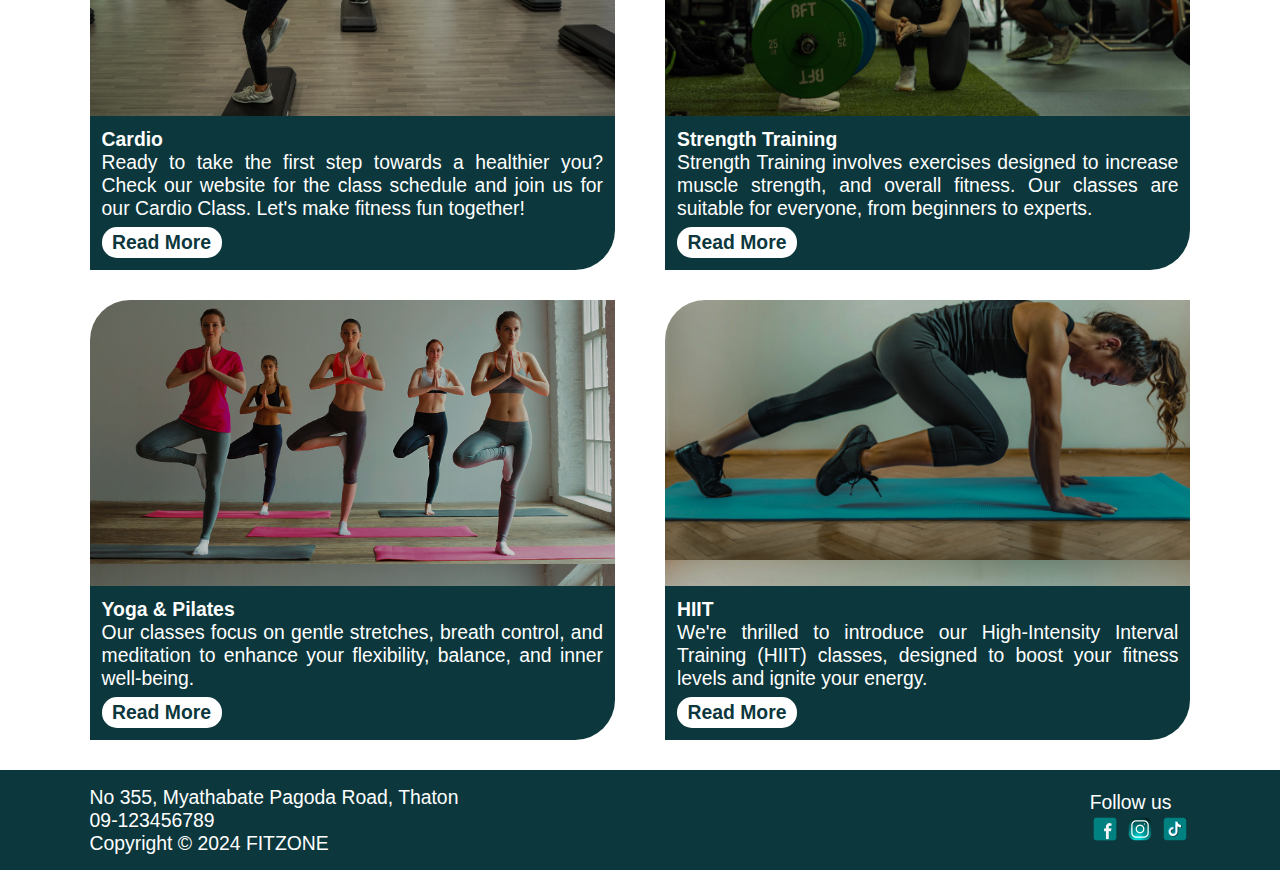
<file: home.html>
<!DOCTYPE html>
<html lang="en">
<head>
    <meta charset="UTF-8">
    <meta name="viewport" content="width=device-width, initial-scale=1.0">
    <title>FitZone</title>
    <link rel="stylesheet" href="Fitzone.css">
</head>
<body>
    <header>
        <a href="home.html"><img class="logo" src="photo/FitZoneLogo.png" alt="logo"></a>
        <nav>
            <ul>
                <li><a href="home.html">Home</a></li>
                <li><a href="schedule.html">Schedule</a></li>
                <li><a href="aboutus.html">About us</a></li>
                <li><a href="contact.html">Contact</a></li>
            </ul>
        </nav>
        <a class="loginbutton" href="signup.html" target="_blank"><button>Login</button></a>
    </header>
    <div class="container">
        <h1>Become Fitter,  Stronger &<br>More Confident!</h1>
            <p>Join our community of like-minded individuals who are committed to pushing boundaries, breaking limits, and achieving their ultimate fitness goals. Whether you're a seasoned athlete or just starting your fitness journey, FitZone is your haven for transformation.
            </p>
        <a href="signup.html" target="_blank"><button class="joinbutton" >Join now</button></a>
    </div>
    <div class="priceh">
        <h2>Our Pricing Plan</h2>
        <p>Our pricing plans come with various membership tiers, each tailored to cater
        to different preference and fitness aspiration.</p>
    </div>
<section class="overflow">
    <div class="offers">
        <div class="offerbox">
            <h3>Basic</h3>
            <p>Our basic plan is the perfect starting point for individuals looking
            to kickstart their fitness journey or maintain an active lifestyle.</p>
            <hr>
            <ul>
                
                <li>Smart Workout Plan</li>
                <li>At home Workouts</li>
                
            </ul>
                <span class="price">MMK 30,000/Month</span>
                <a class="join" href="signup.html" target="_blank">Join</a>
        </div>
        <div class="offerbox">
            <h3>Silver</h3>
            <p>Our silver plan is designed to provide structure and guide to your workout,
                also at home Workouts with very fit schedule.</p>
            <hr>
            <ul>
                <li>Pro Gym + Trainer</li>
                <li>Smart Workout Plan</li>
                <li>At home Workouts</li>
            </ul>
                <span  class="price">MMK 50,000/Month</span>
                <a class="join" href="signup.html" target="_blank">Join</a>
        </div>
        <div class="offerbox">
            <h3>Diamond</h3>
            <p>With this flexible membership,
            you'll have access to out state-of-the-art gym facilities,
            expect trainer, and a vibrant fitness community.
            </p>
            <hr>
            <ul>
                <li>Elite Gym & Class Program + Trainer</li>
                <li>Smart Workout Plan</li>
                <li>At home Workouts</li>
            </ul>
                <span class="price">MMK 70,000/Month</span>
                <a class="join" href="signup.html" target="_blank">Join</a>
        </div>
        <div class="offerbox">
            <h3>Premium</h3>
            <p>With our premium plan,
            you'll have one by one personal trainer to guide to your workout, ensuring you to stay motivated and track.
            </p>
            <hr>
            <ul>
                <li>Elite Gym & Class Program + <span>Personal Trainer</span></li>
                <li>Smart Workout Plan</li>
                <li>At home Workouts</li>
            </ul>
                <span class="price">MMK 100,000/Month</span>
                <a class="join" href="signup.html" target="_blank">Join</a>
        </div>
    </div>
</section>

<div class="training">
    <h2>FitZone Is Not Just A Gym and Explore Our Programs</h2>
    <p>Discover a diverse range of classes at our gym
        designed to cater to all fitness level and interests.
        Just start your fitness journey, our class offer something for everyone.
    </p>
</div>
<section class="overflow">
    <div class="trainingbox">
        <div class="eachbox">
            <div id="Cardio"></div>
            <div class="classes">
                <h3>Cardio</h3>
                <p>Ready to take the first step towards a healthier you? Check our website for the class schedule and join us for our Cardio Class. Let's make fitness fun together!</p>
                <a href="cardio.html">Read More</a>
            </div>
        </div>
        <div class="eachbox">
            <div id="Strength"></div>
            <div class="classes">
                <h3>Strength Training</h3>
                <p>Strength Training involves exercises designed to increase muscle strength, and overall fitness. Our classes are suitable for everyone, from beginners to experts.</p>
            <a href="strengthtraining.html">Read More</a>
            </div>
        </div>
        <div class="eachbox">
            <div id="Yoga"></div>
            <div class="classes">
                <h3>Yoga & Pilates</h3>
                <p>Our classes focus on gentle stretches, breath control, and meditation to enhance your flexibility, balance, and inner well-being.</p>
                <a href="yoga.html">Read More</a>
            </div>
        </div>
        <div class="eachbox">
            <div id="Hiit"></div>
            <div class="classes">
                <h3>HIIT</h3>
                <p>We're thrilled to introduce our High-Intensity Interval Training (HIIT) classes, designed to boost your fitness levels and ignite your energy.</p>
                <a class="readmore" href="hiit.html">Read More</a>
            </div>
        </div>
    </div>
</section>

<footer>
    <div>
        <p>No 355, Myathabate Pagoda Road, Thaton<br>09-123456789<br>
           Copyright &copy; 2024 FITZONE</p>
    </div>
    <div>
        <p>Follow us</p>
        <a href="https://www.facebook.com/seckyar.thuraynthee?mibextid=2JQ9oc"><img class="icon" src="photo/facebook.png"></a> <a href="https://www.instagram.com/seckyarthuraynthee?igsh=NGQ2cjMycTBvYXpu"><img class="icon" src="photo/instagram.png"></a> <a href="https://tiktok.com/@seckyarthuraynthee"><img class="icon" src="photo/tiktok.png"></a>
    </div>
</footer>
    
</body>
</html>
</file>
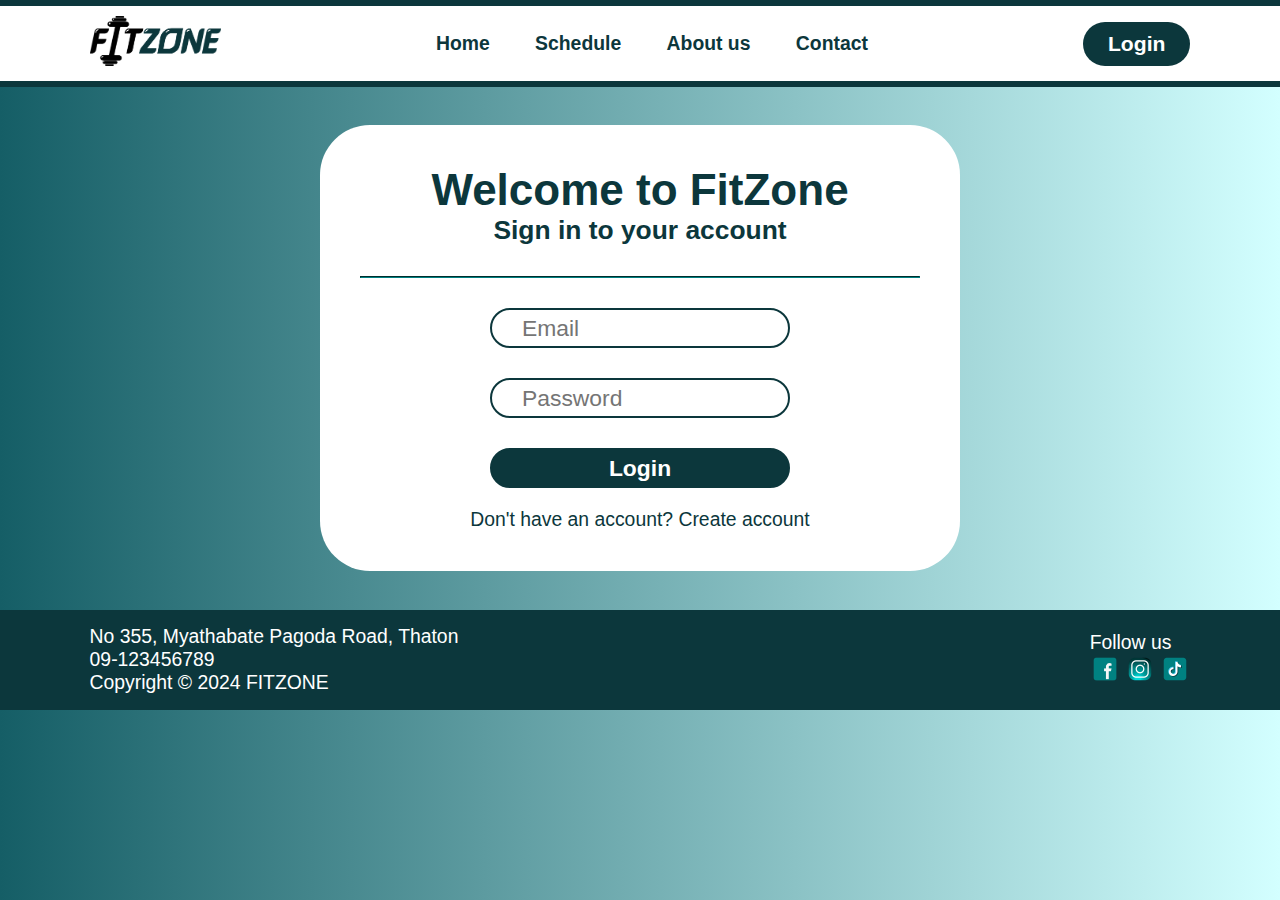
<file: login.html>
<!DOCTYPE html>
<html lang="en">
<head>
    <meta charset="UTF-8">
    <meta name="viewport" content="width=device-width, initial-scale=1.0">
    <title>FitZone Login</title>
    <link rel="stylesheet" href="Fitzone.css">
    <link rel="stylesheet" href="login.css">
</head>
<body>
    <header>
        <a href="home.html"><img class="logo" src="photo/FitZoneLogo.png" alt="logo"></a>
        <nav>
            <ul>
                <li><a href="home.html">Home</a></li>
                <li><a href="schedule.html">Schedule</a></li>
                <li><a href="aboutus.html">About us</a></li>
                <li><a href="contact.html">Contact</a></li>
            </ul>
        </nav>
        <a class="loginbutton" href="signup.html" target="_blank"><button>Login</button></a>
    </header>
    <form>
        <h1>Welcome to FitZone</h1>
        <h3>Sign in to your account</h3>
        <hr>
        <input type="email" name="myEmail" placeholder="Email" required="required">
        <input type="password" placeholder="Password" required="required">
        <input id="confirmbutton" type="submit" value="Login">
        <!--<a href="#"><p id="forget">Forgot password?</p></a>-->
        <a href="signup.html"><p id="signin">Don't have an account? Create account</p></a>
    </form>

    <footer>
        <div>
            <p>No 355, Myathabate Pagoda Road, Thaton<br>09-123456789<br>
               Copyright &copy; 2024 FITZONE</p>
        </div>
        <div>
            <p>Follow us</p>
            <a href="https://www.facebook.com/seckyar.thuraynthee?mibextid=2JQ9oc"><img class="icon" src="photo/facebook.png"></a> <a href="https://www.instagram.com/seckyarthuraynthee?igsh=NGQ2cjMycTBvYXpu"><img class="icon" src="photo/instagram.png"></a> <a href="https://tiktok.com/@seckyarthuraynthee"><img class="icon" src="photo/tiktok.png"></a>
        </div>
    </footer>
</body>
</html>
</file>
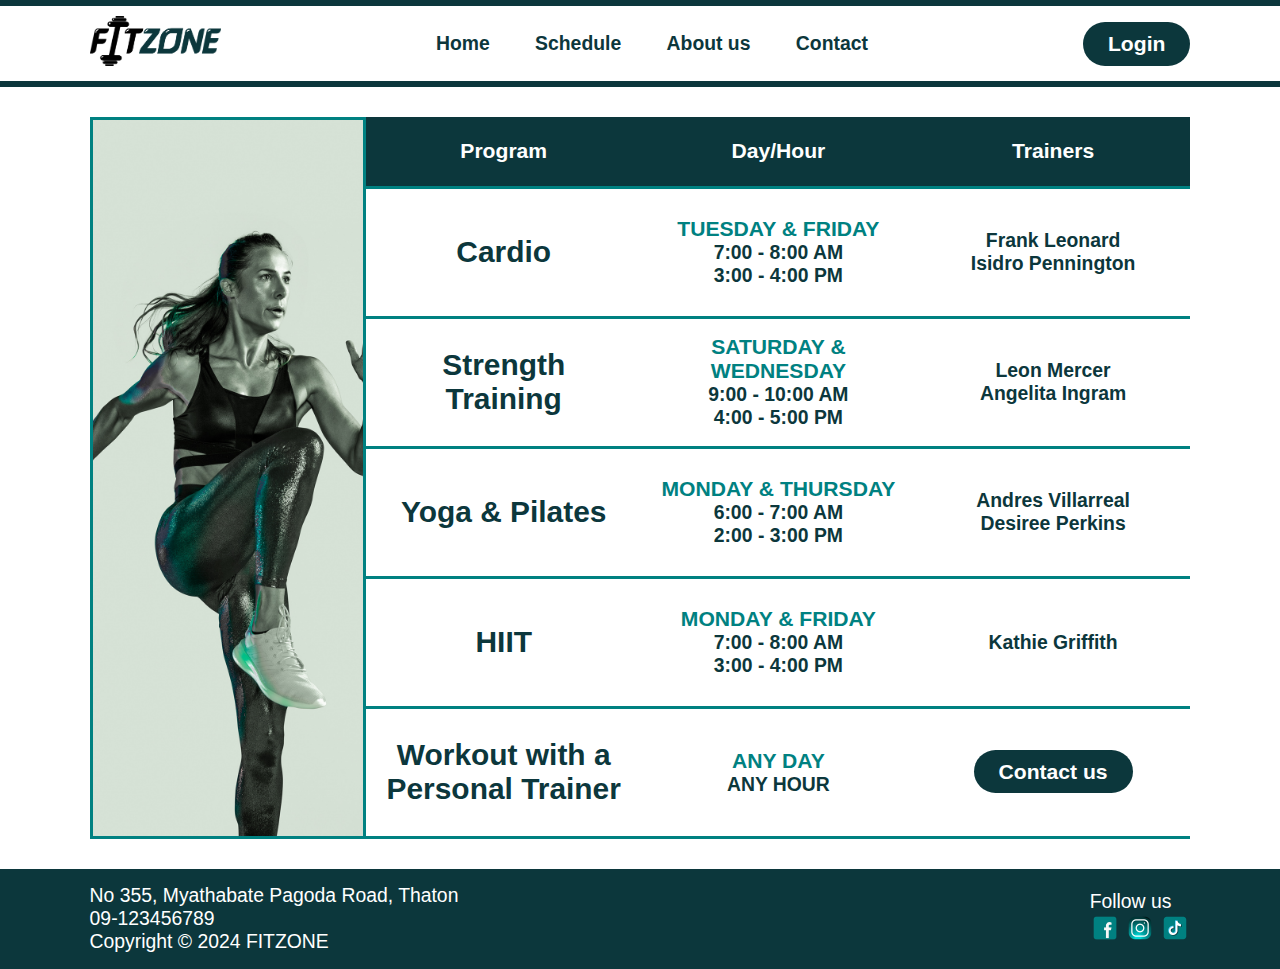
<file: schedule.html>
<!DOCTYPE html>
<html lang="en">
<head>
    <meta charset="UTF-8">
    <meta name="viewport" content="width=device-width, initial-scale=1.0">
    <title>FitZone Schedule</title>
    <link rel="stylesheet" href="Fitzone.css">
    <link rel="stylesheet" href="schedule.css">
</head>
<body>
    <header>
        <a href="home.html"><img class="logo" src="photo/FitZoneLogo.png" alt="logo"></a>
        <nav>
            <ul>
                <li><a href="home.html">Home</a></li>
                <li><a href="schedule.html">Schedule</a></li>
                <li><a href="aboutus.html">About us</a></li>
                <li><a href="contact.html">Contact</a></li>
            </ul>
        </nav>
        <a class="loginbutton" href="signup.html" target="_blank"><button>Login</button></a>
    </header>

    <div class="twodiv">
        <div class="img"></div>
    <section>
        <table>
            <thead>
                <tr>
                    <th>Program</th>
                    <th>Day/Hour</th>
                    <th>Trainers</th>
                </tr>
            </thead>
            <tbody>
                <tr>
                    <td>Cardio</td>
                    <td><span>TUESDAY & FRIDAY</span><br>7:00 - 8:00 AM<br>3:00 - 4:00 PM</td>
                    <td>Frank Leonard<br>Isidro Pennington</td>
                </tr>
                <tr>
                    <td>Strength Training</td>
                    <td><span>SATURDAY & WEDNESDAY</span><br>9:00 - 10:00 AM<br>4:00 - 5:00 PM</td>
                    <td>Leon Mercer<br>Angelita Ingram</td>
                </tr>
                <tr>
                    <td>Yoga & Pilates</td>
                    <td><span>MONDAY & THURSDAY</span><br>6:00 - 7:00 AM<br>2:00 - 3:00 PM</td>
                    <td>Andres Villarreal<br>Desiree Perkins</td>
                </tr>
                <tr>
                    <td>HIIT</td>
                    <td><span>MONDAY & FRIDAY</span><br>7:00 - 8:00 AM<br>3:00 - 4:00 PM</td>
                    <td>Kathie Griffith</td>
                </tr>
                <tr>
                    <td>Workout with a Personal Trainer</td>
                    <td><span>ANY DAY</span><br>ANY HOUR<br></td>
                    <td><a href="contact.html">Contact us</a></td>
                </tr>
            </tbody>
        </table>
    </section>
    </div>
    <footer>
        <div>
            <p>No 355, Myathabate Pagoda Road, Thaton<br>09-123456789<br>
               Copyright &copy; 2024 FITZONE</p>
        </div>
        <div>
            <p>Follow us</p>
            <a href="https://www.facebook.com/seckyar.thuraynthee?mibextid=2JQ9oc"><img class="icon" src="photo/facebook.png"></a> <a href="https://www.instagram.com/seckyarthuraynthee?igsh=NGQ2cjMycTBvYXpu"><img class="icon" src="photo/instagram.png"></a> <a href="https://tiktok.com/@seckyarthuraynthee"><img class="icon" src="photo/tiktok.png"></a>
        </div>
    </footer>
</body>
</html>
</file>
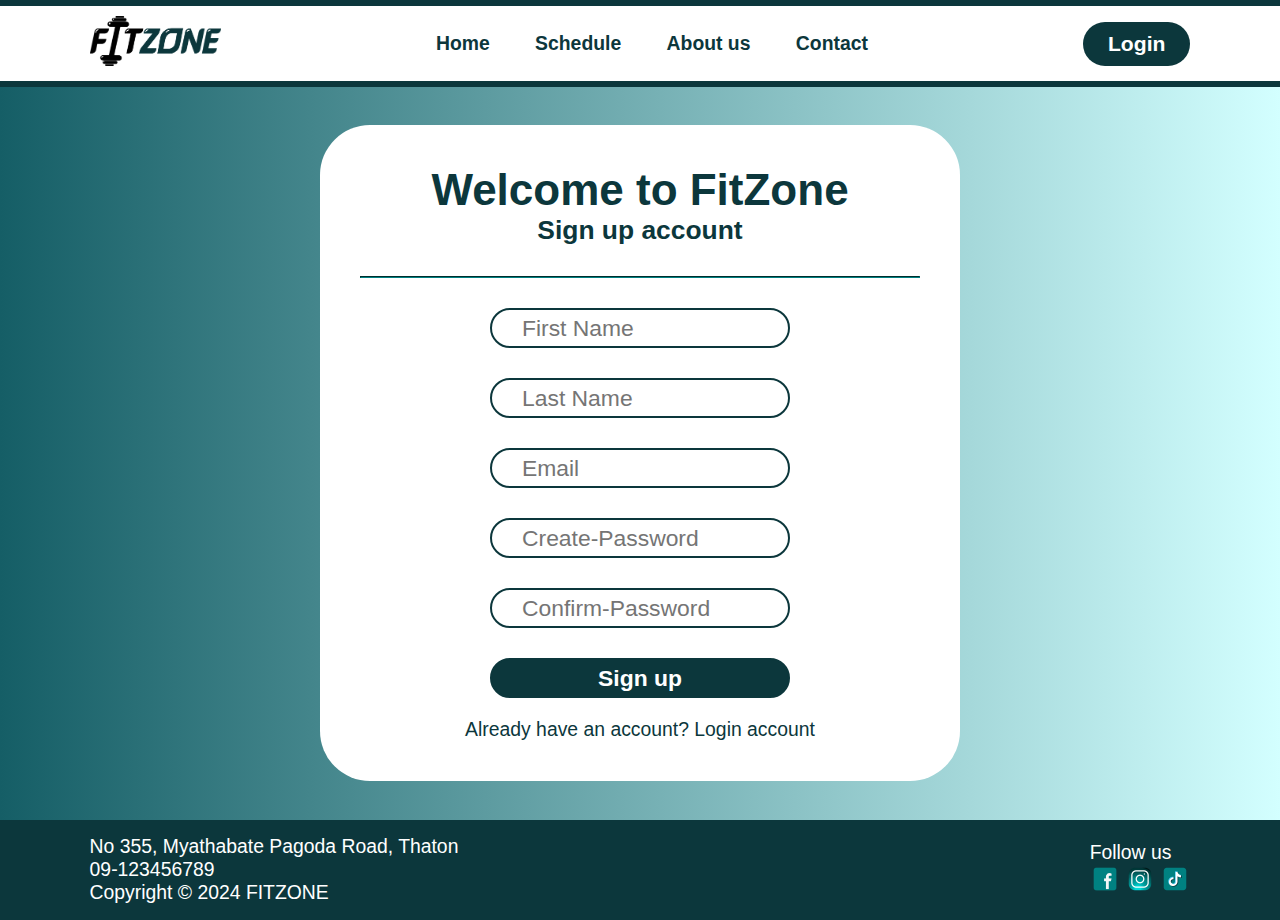
<file: signup.html>
<!DOCTYPE html>
<html lang="en">
<head>
    <meta charset="UTF-8">
    <meta name="viewport" content="width=device-width, initial-scale=1.0">
    <title>FitZone Sign up</title>
    <link rel="stylesheet" href="Fitzone.css">
    <link rel="stylesheet" href="login.css">
</head>
<body>
</head>
<body>
    <header>
        <a href="home.html"><img class="logo" src="photo/FitZoneLogo.png" alt="logo"></a>
        <nav>
            <ul>
                <li><a href="home.html">Home</a></li>
                <li><a href="schedule.html">Schedule</a></li>
                <li><a href="aboutus.html">About us</a></li>
                <li><a href="contact.html">Contact</a></li>
            </ul>
        </nav>
        <a class="loginbutton" href="signup.html" target="_blank"><button>Login</button></a>
    </header>
    <form>
        <h1>Welcome to FitZone</h1>
        <h3>Sign up account</h3>
        <hr>
        <input type="text" name="myFirstname" placeholder="First Name" required="required">
        <input type="text" name="myLastname" placeholder="Last Name" required="required">
        <input type="email" name="myEmail" placeholder="Email" required="required">
        <input type="password" placeholder="Create-Password" required="required">
        <input type="password" placeholder="Confirm-Password" required="required">
        <input id="confirmbutton" type="submit" value="Sign up">
        <a href="login.html"><p id="signin">Already have an account? Login account</p></a>
    </form>

    <footer>
        <div>
            <p>No 355, Myathabate Pagoda Road, Thaton<br>09-123456789<br>
               Copyright &copy; 2024 FITZONE</p>
        </div>
        <div>
            <p>Follow us</p>
            <a href="https://www.facebook.com/seckyar.thuraynthee?mibextid=2JQ9oc"><img class="icon" src="photo/facebook.png"></a> <a href="https://www.instagram.com/seckyarthuraynthee?igsh=NGQ2cjMycTBvYXpu"><img class="icon" src="photo/instagram.png"></a> <a href="https://tiktok.com/@seckyarthuraynthee"><img class="icon" src="photo/tiktok.png"></a>
        </div>
    </footer>
</body>
</html>
</file>
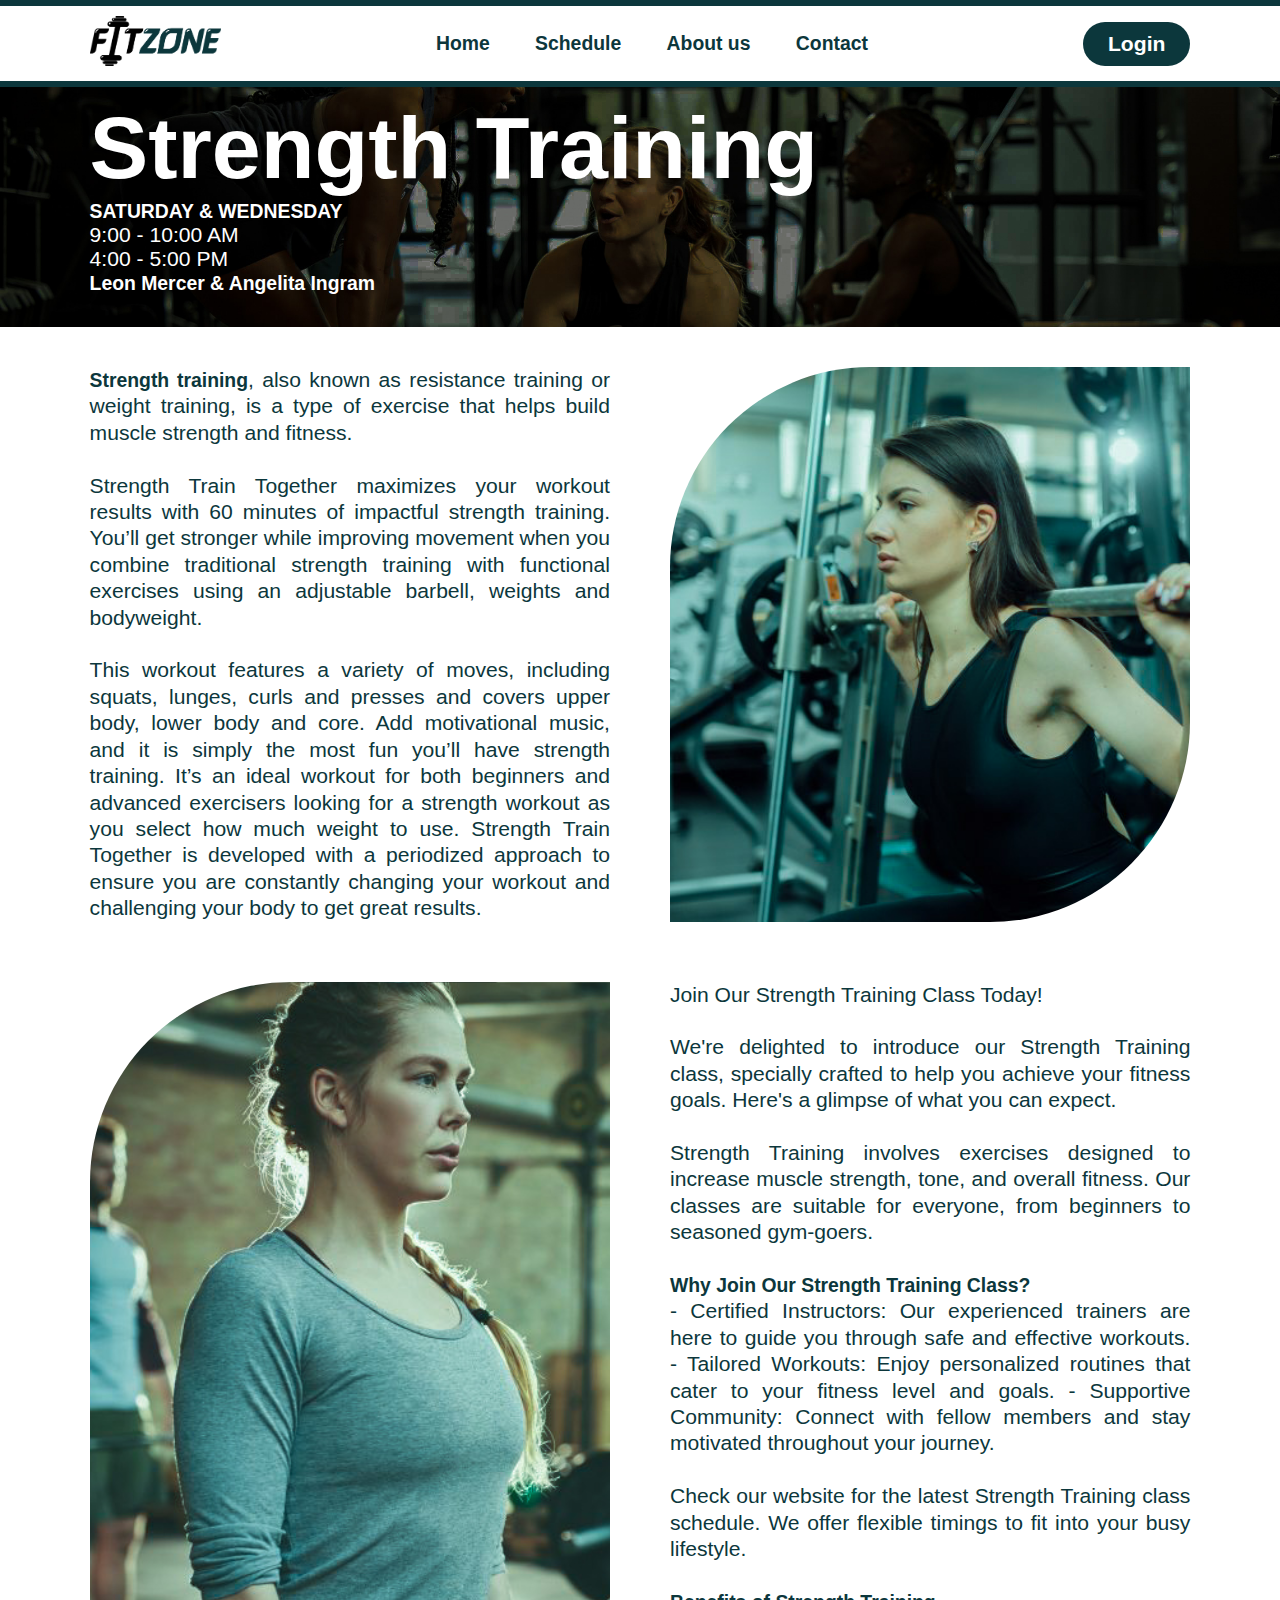
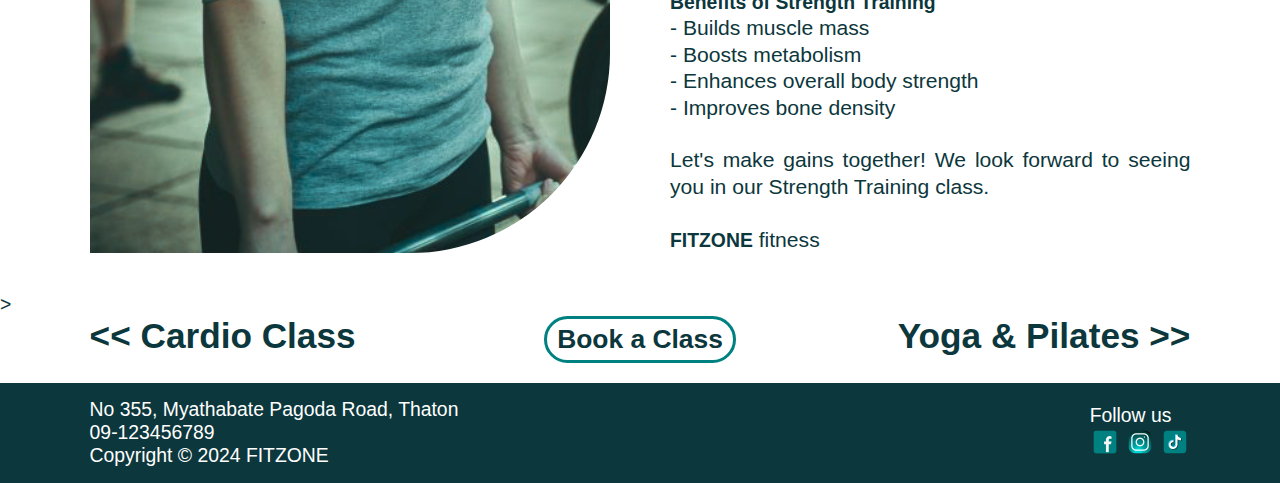
<file: strengthtraining.html>
<!DOCTYPE html>
<html lang="en">
<head>
    <meta charset="UTF-8">
    <meta name="viewport" content="width=device-width, initial-scale=1.0">
    <title>FitZone Strength Training</title>
    <link rel="stylesheet" href="Fitzone.css">
    <link rel="stylesheet" href="classes.css">
</head>
<body>
    <header>
      <a href="home.html"><img class="logo" src="photo/FitZoneLogo.png" alt="logo"></a>
        <nav>
            <ul>
                <li><a href="home.html">Home</a></li>
                <li><a href="schedule.html">Schedule</a></li>
                <li><a href="aboutus.html">About us</a></li>
                <li><a href="contact.html">Contact</a></li>
            </ul>
        </nav>
        <a class="loginbutton" href="signup.html" target="_blank"><button>Login</button></a>
    </header>
    <section class="overflow">
    <div class="content">

      <div class="Page strengthhead">
        <h1>Strength Training</h1>
        <p><span>SATURDAY & WEDNESDAY</span><br>9:00 - 10:00 AM<br>4:00 - 5:00 PM<br><span>Leon Mercer & Angelita Ingram</span></p>
      </div>
      
      <div class="Page_content">
        <div class="text1">
          <p><b>Strength training</b>, also known as resistance training or weight training, is a type of exercise that helps build muscle strength and fitness.<br><br> Strength Train Together maximizes your workout results with 60 minutes of impactful strength training. You’ll get stronger while improving movement when you combine traditional strength training with functional exercises using an adjustable barbell, weights and bodyweight.<br><br> This workout features a variety of moves, including squats, lunges, curls and presses and covers upper body, lower body and core. Add motivational music, and it is simply the most fun you’ll have strength training. It’s an ideal workout for both beginners and advanced exercisers looking for a strength workout as you select how much weight to use. Strength Train Together is developed with a periodized approach to ensure you are constantly changing your workout and challenging your body to get great results.     
          </p>
        </div>
        <div class="firstImg strengthphoto1"></div>
        <div class="secondImg strengthphoto2"></div>
        <div class="text2">
          <p>
            Join Our Strength Training Class Today!<br><br>
            We're delighted to introduce our Strength Training class, specially crafted to help you achieve your fitness goals. Here's a glimpse of what you can expect.<br><br>Strength Training involves exercises designed to increase muscle strength, tone, and overall fitness. Our classes are suitable for everyone, from beginners to seasoned gym-goers.<br><br>
            <b>Why Join Our Strength Training Class?</b><br>
            - Certified Instructors: Our experienced trainers are here to guide you through safe and effective workouts.
            - Tailored Workouts: Enjoy personalized routines that cater to your fitness level and goals.
            - Supportive Community: Connect with fellow members and stay motivated throughout your journey.<br><br>
            Check our website for the latest Strength Training class schedule. We offer flexible timings to fit into your busy lifestyle.<br><br>
            <b>Benefits of Strength Training</b><br>
            - Builds muscle mass<br>
            - Boosts metabolism<br>
            - Enhances overall body strength<br>
            - Improves bone density<br><br>
            Let's make gains together! We look forward to seeing you in our Strength Training class.<br><br>
            <b>FITZONE</b> fitness
          </p>
        </div>
      </div>
    </div>
  </section>>
    <div class="button">
      <div class="left"><a href="cardio.html"><< Cardio Class</a></div>
      <div><a href="signup.html"><button>Book a Class</button></a></div>
      <div class="right"><a href="yoga.html">Yoga & Pilates >></a></div>
    </div>
  

    <footer>
      <div>
          <p>No 355, Myathabate Pagoda Road, Thaton<br>09-123456789<br>
             Copyright &copy; 2024 FITZONE</p>
      </div>
      <div>
          <p>Follow us</p>
          <a href="https://www.facebook.com/seckyar.thuraynthee?mibextid=2JQ9oc"><img class="icon" src="photo/facebook.png"></a> <a href="https://www.instagram.com/seckyarthuraynthee?igsh=NGQ2cjMycTBvYXpu"><img class="icon" src="photo/instagram.png"></a> <a href="https://tiktok.com/@seckyarthuraynthee"><img class="icon" src="photo/tiktok.png"></a>
      </div>
  </footer>


</body>
</html>
</file>
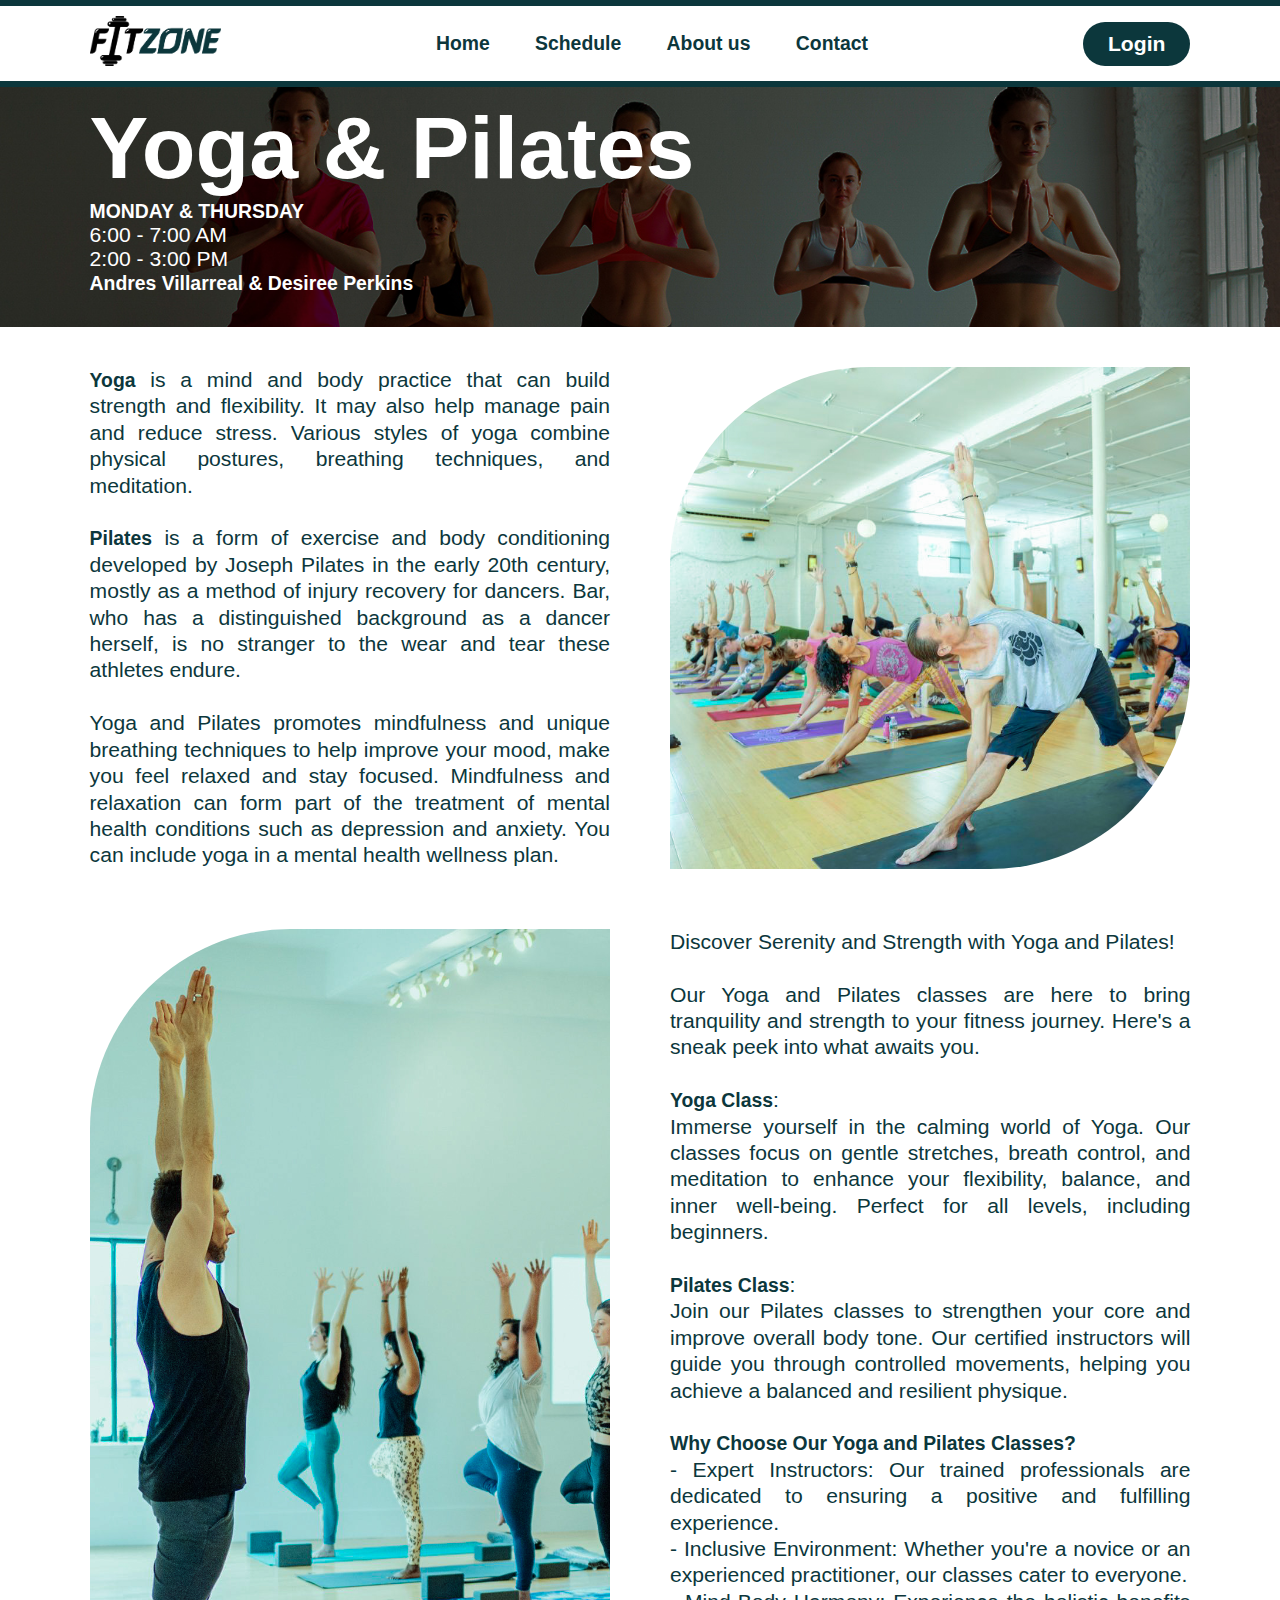
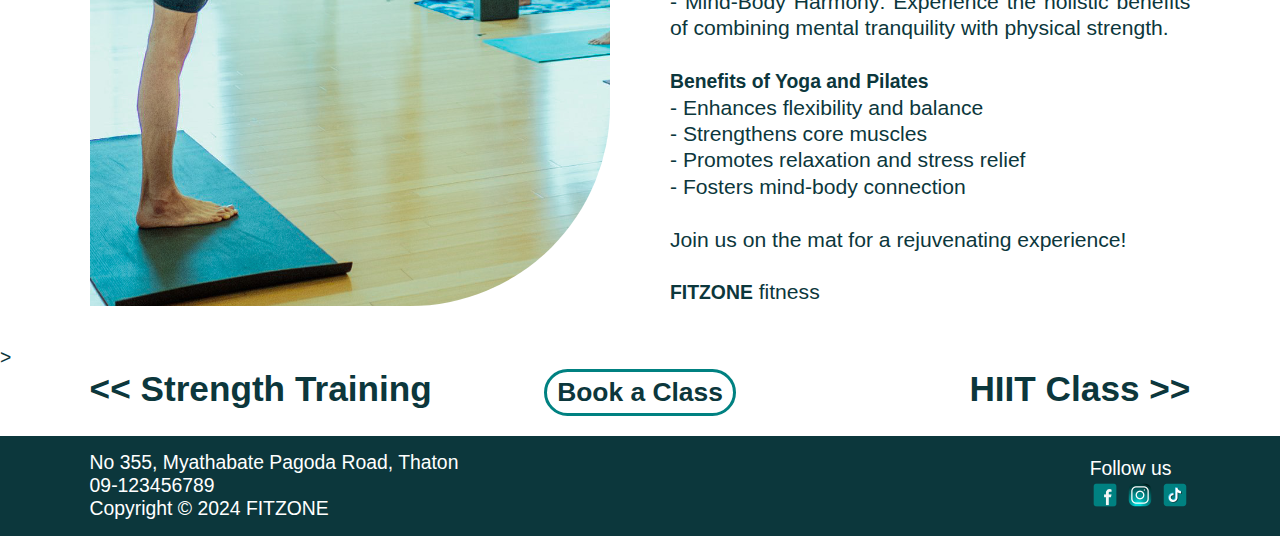
<file: yoga.html>
<!DOCTYPE html>
<html lang="en">
<head>
    <meta charset="UTF-8">
    <meta name="viewport" content="width=device-width, initial-scale=1.0">
    <title>FitZone Yoga & Pilates</title>
    <link rel="stylesheet" href="Fitzone.css">
    <link rel="stylesheet" href="classes.css">
</head>
<body>
    <header>
      <a href="home.html"><img class="logo" src="photo/FitZoneLogo.png" alt="logo"></a>
        <nav>
            <ul>
                <li><a href="home.html">Home</a></li>
                <li><a href="schedule.html">Schedule</a></li>
                <li><a href="aboutus.html">About us</a></li>
                <li><a href="contact.html">Contact</a></li>
            </ul>
        </nav>
        <a class="loginbutton" href="signup.html" target="_blank"><button>Login</button></a>
    </header>
    <section class="overflow">
    <div class="content">

      <div class="Page yogahead">
        <h1>Yoga & Pilates</h1>
        <p><span>MONDAY & THURSDAY</span><br>6:00 - 7:00 AM<br>2:00 - 3:00 PM<br><span>Andres Villarreal & Desiree Perkins</span></p>
      </div>
      
      <div class="Page_content">
        <div class="text1">
          <p><b>Yoga</b> is a mind and body practice that can build strength and flexibility. It may also help manage pain and reduce stress. Various styles of yoga combine physical postures, breathing techniques, and meditation.<br><br> <b>Pilates</b> is a form of exercise and body conditioning developed by Joseph Pilates in the early 20th century, mostly as a method of injury recovery for dancers. Bar, who has a distinguished background as a dancer herself, is no stranger to the wear and tear these athletes endure.<br><br> Yoga and Pilates promotes mindfulness and unique breathing techniques to help improve your mood, make you feel relaxed and stay focused. Mindfulness and relaxation can form part of the treatment of mental health conditions such as depression and anxiety. You can include yoga in a mental health wellness plan.     
          </p>
        </div>
        <div class="firstImg yogaphoto1"></div>
        <div class="secondImg yogaphoto2"></div>
        <div class="text2">
          <p>
            Discover Serenity and Strength with Yoga and Pilates!<br><br>
            Our Yoga and Pilates classes are here to bring tranquility and strength to your fitness journey. Here's a sneak peek into what awaits you.<br><br>
            <b>Yoga Class</b>:<br>
            Immerse yourself in the calming world of Yoga. Our classes focus on gentle stretches, breath control, and meditation to enhance your flexibility, balance, and inner well-being. Perfect for all levels, including beginners.<br><br>
            <b>Pilates Class</b>:<br>
            Join our Pilates classes to strengthen your core and improve overall body tone. Our certified instructors will guide you through controlled movements, helping you achieve a balanced and resilient physique.<br><br>
            <b>Why Choose Our Yoga and Pilates Classes?</b><br>
            - Expert Instructors: Our trained professionals are dedicated to ensuring a positive and fulfilling experience.<br>
            - Inclusive Environment: Whether you're a novice or an experienced practitioner, our classes cater to everyone.<br>
            - Mind-Body Harmony: Experience the holistic benefits of combining mental tranquility with physical strength.<br><br>
            <b>Benefits of Yoga and Pilates</b><br>
            - Enhances flexibility and balance<br>
            - Strengthens core muscles<br>
            - Promotes relaxation and stress relief<br>
            - Fosters mind-body connection<br><br>
            Join us on the mat for a rejuvenating experience!<br><br>
            <b>FITZONE</b> fitness
          </p>
        </div>
      </div>
    </div>
  </section>>
    <div class="button">
      <div class="left"><a href="strengthtraining.html"><< Strength Training</a></div>
      <div><a href="signup.html"><button>Book a Class</button></a></div>
      <div class="right"><a href="hiit.html">HIIT Class >></a></div>
    </div>
  

    <footer>
      <div>
          <p>No 355, Myathabate Pagoda Road, Thaton<br>09-123456789<br>
             Copyright &copy; 2024 FITZONE</p>
      </div>
      <div>
          <p>Follow us</p>
          <a href="https://www.facebook.com/seckyar.thuraynthee?mibextid=2JQ9oc"><img class="icon" src="photo/facebook.png"></a> <a href="https://www.instagram.com/seckyarthuraynthee?igsh=NGQ2cjMycTBvYXpu"><img class="icon" src="photo/instagram.png"></a> <a href="https://tiktok.com/@seckyarthuraynthee"><img class="icon" src="photo/tiktok.png"></a>
      </div>
  </footer>


</body>
</html>
</file>
<file: Fitzone.css>
*{
    box-sizing: border-box;
    margin:0;
    padding: 0;
    font-family: Calibri, 'Trebuchet MS', sans-serif;
    color: #0c373c;
    font-size: 1.1rem;
}


header{
    position: sticky;
    top: 0;
    display: flex;
    justify-content: space-between;
    align-items: center;
    padding: 10px 7%;
    border-bottom:6px solid #0c373c;
    border-top:6px solid #0c373c;
    background-color: white;
    width: 100%;
    font-size: 1.2rem;
}

.logo{
    height: 50px;
    cursor: pointer;
    transition: all 0.3s;
}

nav ul {
    list-style-type: none;
}

nav ul li{
    display: inline-block;
    padding: 0px 20px;
    font-weight: bold;
    
} 

nav ul li a{
    text-decoration: none;
    color:#0c373c;
    transition: all 0.3s;
}

nav ul li a:hover{
    color:#008181;
}

header button,.container button{
    padding: 10px 25px;
    background-color: #0c373c;
    color: white;
    font-size: 1.2rem;
    font-weight: bold;
    border: none;
    border-radius: 25px;
    cursor: pointer;
    transition: all 0.3s;
}
.container button{
    background-color: white;
    color:#0c373c;
}

header button:hover,.container button:hover{
    background-color: #008181;
    color: white;
    box-shadow:4px 6px 0px 0px rgb(0, 0, 0,0.3);
}

header button:active,.container button:active{
    opacity: 0.6;
}

.container{
    background-image:url(photo/landingpage.jpg);
    background-position: center;
    background-size: cover;
    height: 620px;
    padding: 5% 7% 0 7%;
}

.container h1{
    color: white;
    font-size: 3.4rem;
}

.container p{
    margin: 20px 0 30px 0;
    color: white;
    font-size: 1.2rem;
    text-align: justify;
}

.overflow{
    overflow-x: auto;
}

.priceh{
    padding: 0 7%;
}
.priceh h2,.training h2{
    font-size: 2rem;
    text-align: center;
    margin: 16px 0 8px 0;
}

.priceh p,.training p{
    font-size: 1.3rem;
    text-align: center;
    margin: 10px;
}

.offers{
    min-height: 220px;
    min-width: 250px;
    display: flex;
    flex-direction: row;
    column-gap: 12px;
    padding: 10px 7%;
}

.offerbox{
    display: flex;
    flex-direction: column;
    border: 3px solid #008181;
    padding: 12px;
    transition: all 0.3s;
    height: auto;
    min-width: 250px;
   
    border-top-left-radius: 30px;
    border-bottom-right-radius: 30px;
}

.offerbox:hover{
    box-shadow:0 0 5px 5px rgb(0, 128, 128,0.5);
    h3{
        background-color:#008181;
    }
    a{
        color: #008181;
        border-color: #008181;
    }
}
.offerbox h3{
    text-align: center;
    margin-bottom: 12px;
    background-color: rgb(12, 55, 60);
    color: white;
    border-radius: 15px;
    transition: all 0.3s;
    padding:3px;
}

.offerbox p{
    margin: 10px 0;
    text-indent: 15px;
    text-align: justify;
}

.offerbox span{
    font-weight: bold;
}

hr{
    border-color: #008181;
}

.offerbox ul{
    list-style-image: url(photo/);
    margin: 5px 0 20px 12px;
}

.offerbox li{
    color: rgb(12, 55, 60);
}

.offerbox .price{
    font-size: 1.2em;
    font-weight: bold;
    color: #008181;
    display: flex;
    justify-content: flex-start;
    align-items: flex-end;
    margin-top: auto;
    padding-bottom: 10px;
    
}

.join{
    text-align: center;

    color:#0c373c;
    border: 2.5px solid #0c373c;
    border-radius: 20px;
    text-decoration: none;
    font-size: 1.2rem;
    font-weight: bold;
    transition: all 0.3s;
}

.offerbox a:hover{
  background-color: #008181;
  color: white;
  box-shadow:4px 6px 0px 0px rgb(0, 0, 0,0.3);
}

.offerbox a:active{
    opacity: 0.6;
}

.training{
    margin: 0 7% 30px 7%;
}
.trainingbox{
    display: grid;
    grid-template-columns: 1fr 1fr;
    grid-template-rows: 1fr 1fr;
    min-height: 800px;
    row-gap: 30px;
    column-gap: 50px;
    padding: 10px 7%;
}


#Cardio{
    background-image: url(photo/cardio.jpg);
    height: 65%;
    background-size: cover;
    background-position: 0 -30px;

    border-top-left-radius: 40px;
}

#Strength{
    background-image: url(photo/strength.jpg);
    height: 65%;
    background-size: cover; 
    background-position: 0 -60px;

    border-top-left-radius: 40px;
}

#Yoga{
    background-image: url(photo/yoga.jpg);
    height: 65%;
    background-size: cover;
    background-position: 0 -90px;

    border-top-left-radius: 40px;
}

#Hiit{
    background-image: url(photo/hiit.jpg);
    height: 65%;
    background-size: cover;
    background-position: 0 -90px;

    border-top-left-radius: 40px;
}

.classes{
    background-color: #0c373c;
    height: 35%;
    padding: 12px;
    text-align: justify;
    transition: all 0.3s;
    display: flex;
    flex-direction: column;

    border-bottom-right-radius: 40px;
}

.classes h3{
    color: white;
    
}
.classes p{
    color: white;
    
}

.eachbox{
    transition: all 0.3s;
    min-width: 500px;
    min-height: 440px;
    border-top-left-radius: 40px;
    border-bottom-right-radius: 40px;
}
.eachbox:hover{
    box-shadow:0 0 5px 5px rgb(0, 128, 128,0.5);
    .classes{
        background-color: #008181;
    }
}

.classes a{
    border-radius: 15px;
    color: #0c373c;
    background-color: white;
    text-decoration: none;
    padding: 4px 8px;
    margin-top: 5px;
    transition: all 0.3s;
    font-weight: bold;
    cursor: pointer;
    width: 120px;
    

    display: flex;
    justify-content: space-around;;
    align-content: flex-end;
    margin-top: auto;
}

.classes a:hover{
    box-shadow:4px 6px 0px 0px rgb(0, 0, 0,0.3);
}

.classes a:active{
    opacity: 0.6;
}

footer{
    height: 100px;
    background-color: #0c373c;
    margin-top: 20px;
    padding-left: 7%;
    padding-right: 7%; 

    display: flex;
    flex-direction: row;
    justify-content: space-between;
    align-items: center;
}

footer p{
    color: white;
}

.icon{
    width: 30px;
}
</file>
<file: aboutus.css>
section{
  min-width: 1000px;
}
.header{
  display: flex;
  flex-direction: column;
}

.landingpagephoto{
  background-image: url(photo/landingpage.jpg);
  background-position: center;
  background-size: cover;
  height: 240px;
  padding: 0 7%;
}

.landingpagephoto h1{
  font-size: 5rem;
  color: white;
  text-align: center;
  padding-top: 60px;
}

.textandlogo h1, .text h1{
  font-size: 3rem;
}

.textandlogo{
  margin-top: 20px;
  display: grid;
  grid-template-columns: 1fr 1fr;
  padding: 0 7%;
}

.textandlogo p, .text p{
  line-height: 1.6rem;
  font-size: 1.2rem;
  text-align: justify;
  margin: 20px 30px 20px 0;
}

.biglogo{
  background-image: url(photo/FitZoneLogo.png);
  background-position: center;
  background-size: contain;
  background-repeat: no-repeat;
  margin-left:  30px;
}

.text{
  margin: 0 7%;
}

.h1{
  font-size: 3rem;
  text-align: center;
}

.courage{
  display: grid;
  grid-template-columns: 1fr 1fr;
  grid-template-rows: 1fr 1fr;
  min-height: 500px;
  column-gap: 50px;
  row-gap: 50px;
  margin: 30px 7%;
}

.reason{
  background-color: #008181;
  border-top-left-radius: 50px;
  border-bottom-right-radius: 50px;
  padding: 40px;
  transition: all 0.3s;
}
.reason:hover{
  box-shadow:4px 6px 0px 0px rgb(0, 0, 0,0.3);
}

.reason h1{
  font-size: 2rem;
  font-weight: bold;
  color: white;
}

.reason p{
  color: white;
}

.teammember{
  display: flex;
  flex-direction: row;
  justify-content: space-between;
  column-gap: 10px;
  margin: 0 7%;
}

.member{
  height: 130px;
  width: 300px;
  margin-top: 20px;
  padding: 40px 10px;
  background-color: #008181;
  border-top-left-radius: 40px;
  border-bottom-right-radius: 40px;
  transition: all 0.3s;
}

.member:hover{
  box-shadow:4px 6px 0px 0px rgb(0, 0, 0,0.3);
}

.member h1, .member p{
  text-align: center;
  color: white;
}
</file>
<file: classes.css>
body{
  
}

.content{
  display: flex;
  flex-direction: column;
  min-width: 900px;
}

.Page{
  height: 240px;
  background-size: cover;
  padding: 0 7%;
}

.Page h1{
  font-size: 5rem;
  color: white;
  margin-top: 10px;
  
}

.Page p {
  
  font-size: 1.2rem;
  color: white;
}

.Page p span{
  font-weight: bold;
  color: white;
}

.Page_content{
  display: grid;
  grid-template-columns: 1fr 1fr;
  margin:10px 7%;
}

.text1 p{
  font-size: 1.2rem;
  text-align: justify;
  line-height: 1.5rem;
  padding: 30px;
  padding-left: 0;
}

.text2 p{
  font-size: 1.2rem;
  text-align: justify;
  line-height: 1.5rem;
  padding: 30px;
  padding-right: 0;
}

.firstImg{
  background-size: cover;
  margin: 30px;
  margin-right: 0;
  border-top-left-radius: 200px;
  border-bottom-right-radius: 200px;
}

.secondImg{
  background-size: cover;
  margin: 30px;
  margin-left: 0;
  border-top-left-radius: 200px;
  border-bottom-right-radius: 200px;
}

.button{
  /*display: flex;
  flex-direction: row;
  justify-content: space-between;*/
  display: grid;
  grid-template-columns: 1fr 1fr 1fr;
  margin: 0 7%;
  min-width: 500px;
  text-align: center;
}

.button a button{
  text-align: center;
  border: 3px solid #008181;
  border-radius: 40px;
  font-size: 1.5rem;
  padding: 5px 10px;
  background-color: white;
  font-weight: bold;
  cursor: pointer;
  transition: all 0.3s;
}

.button a button:hover{
  background-color: #008181;
  color: white;
  box-shadow:4px 6px 0px 0px rgb(0, 0, 0,0.3);
}

.button a{
  font-size: 2rem;
  font-weight: bold;
  text-decoration: none;
  transition: all 0.3s;
}

.button a:hover{
  color: #008181;
  text-decoration: underline;
}

.left{
  text-align: left;
}

.right{
  text-align: right;
}

.cardiohead{
  background-image: url(photo/cardiodark.jpg);
  background-position: 0 -150px;
}
.cardiophoto1{
  background-image: url(photo/cardio1.jpg);
}
.cardiophoto2{
  background-image: url(photo/cardio2.jpg);
  background-position:-150px 0;
}

.strengthhead{
  background-image: url(photo/strengthdark.jpg);
  background-position: 0 -280px;
}
.strengthphoto1{
  background-image: url(photo/strength1.jpg);
  background-position:-150px 0;
}
.strengthphoto2{
  background-image: url(photo/strength2.jpg);
  background-position: -100px ;
}

.yogahead{
  background-image: url(photo/yogadark.jpg);
  background-position: 0 -250px;
}
.yogaphoto1{
  background-image: url(photo/yoga1.jpg);
}
.yogaphoto2{
  background-image: url(photo/yoga2.jpg);
  background-position: -150px;
}

.hiithead{
  background-image: url(photo/hiitdark.jpg);
  background-position: 0 -500px;
}
.hiitphoto1{
  background-image: url(photo/hiit1.jpg);
}
.hiitphoto2{
  background-image: url(photo/hiit2.jpg);
}
</file>
<file: contact.css>
/*background:linear-gradient(to left,#d3ffff,#155e66);*/
section{
    /*margin: 0 7%;*/
    padding: 50px 7% 20px 7% ;
    min-width: 900px;
    /*box-shadow: 5px 8px 3px 5px rgb(12, 55, 60,0.5);*/
}

.Location{
    display: flex;
    flex-direction: row;
    justify-content: space-between;
}

.Location h1, .contactform h1{
    font-size: 3rem;
}

.Location p, .contactform p{
    font-size: 1.2rem;
    text-align: justify;
}

.Location iframe{ 
    border-radius: 50px;
    border:3px solid #0c373c;
    margin-left: 50px;
}

.contact h1{
    font-size: 3rem;
    text-align: center;
    margin-top: 30px;
}

.grid{
    display: grid;
    grid-template-columns: 1fr 1fr 1fr;
    column-gap: 20px;
    margin-top: 30px;
    height: 400px;  
}

.address, .email, .phoneNumber{
    height: 40%;
    background-position: center;
    background-size: 60px 60px;
    background-repeat: no-repeat;
    background-color: #dfdfdf;
    border-radius: 80px;
    height: 140px;
    width: 140px;
    margin: 0 auto;
}

.address{
    background-image: url(photo/address.png);
}
.email{
    background-image: url(photo/email.png);
}
.phoneNumber{
    background-image: url(photo/phone.png);
}

.detail{
    text-align: center;
}

.contact .box h1{
    font-size: 2rem;
    margin-top: 10px;
}

.detail p{
    line-height: 1.5rem;
    margin-top: 20px;
    font-size: 1.2rem;
}

.detail p span{
    font-weight: bold;
}

.detail p a{
    text-decoration: none;
}

.contactform{
    background-color: #008181;
    padding: 30px;
    display: grid;
    grid-template-columns: 1fr 1fr;
    border-radius: 20px;
    transition: all 0.3s;
    margin-top: 20px;
}

.contactform:hover{
    box-shadow:6px 10px 0px 0px rgb(0, 0, 0,0.3);
}

.contactform label{
    font-size: 1.3rem;
    color: white;
    font-weight: bold;
}

.contactform input{
    height: 30px;
    width: 300px;
    font-size: 1.3rem;
    padding: 10px;
    padding-top: 20px;
    padding-bottom: 20px;
    border-radius: 10px;
}

.contactform textarea{
    font-size: 1.3rem;
    padding: 10px;
    width: 100%;
    height: 100px;
    border-radius: 10px;
}

.contactform button{
    font-size: 1.3rem;
    font-weight: bold;
    background-color: #0c373c;
    color: white;
    padding: 5px  20px;
    border: none;
    border-radius: 20px;
    margin-top: 5px;
    transition: all 0.3s;
}

.contactform button:hover{
    background-color: white;
    color: #0c373c;
    box-shadow:4px 6px 0px 0px rgb(0, 0, 0,0.3);
}

.message{
    display: flex;
    flex-direction: column;
    margin: 0 10px;
}

.message h1, .message p{
    color: white;
}

.message span{
    font-weight: bold;
    color: white;
    font-size: 2rem;
    margin-top: auto;
    display: flex;
    flex-direction: row;
    justify-content: flex-end;
}
</file>
<file: login.css>
body{
    background:linear-gradient(to left,#d3ffff,#155e66);
}

form { 
    background-color: white;
    padding: 40px; 
    height: 100%;
    width: 50%;
    min-width: 450px;
    margin: 3% auto;
    border-radius: 50px;
    transition: all 0.3s;
}

form:hover{
    box-shadow:8px 10px 0px 0px rgb(0, 0, 0,0.3);
}

#signup{ 
    background-color: white;
    padding: 40px; 
    height: 500px;
    width: 50%;
    min-width: 450px;
    margin: 3% auto;
    border-radius: 50px;
}
form h1{
    font-size: 2.5rem;
    text-align: center;
    
}
form h3{
    font-size: 1.5rem;
    text-align: center;
    padding-bottom: 30px;
}
input{ 
    height: 40px;
    width: 300px;
    display: block; 
    margin: 30px auto 20px auto;
    padding: 5px 30px;
    font-size: 1.3rem;
    border-radius: 20px;
    border: 2px solid #0c373c;
}

#confirmbutton{
    font-weight: bold;
    background-color: #0c373c;
    color: white;
    cursor: pointer;
    transition: all 0.3s;
}

#confirmbutton:hover{
    background-color: #008181;
    border: none;
    box-shadow:4px 6px 0px 0px rgb(0, 0, 0,0.3);
}

#confirmbutton:active{
    opacity: 0.6;
}
form a
{
    text-decoration: none;
    transition: all 0.3s;
}
form #forget,#signin{
    text-align: center;
}

form a:hover{
    text-decoration: underline;
}
</file>
<file: schedule.css>
section table{
    
    border-collapse: collapse;
    font-weight: bold;
}

td,th{
    height: 130px;
    width: 33.33%;
    padding: 15px;
    border-bottom: 3px solid #008181;
    text-align: center;
}

th{
    background-color: #0c373c;
    height: 70px;
    font-size: 1.2rem;
    color: white;
    
}

tbody td:first-of-type{
    font-size: 1.7rem;
}

td span{
    font-size: 1.2rem;
    color: #008181;
    font-weight: bold;
}

td a{
    background-color: #0c373c;
    border-radius: 25px;
    padding: 10px 25px;
    color: white;
    text-decoration: none;
    transition: all 0.3s;
    font-size: 1.2rem;
}

td a:hover{
    background-color: #008181;
    box-shadow:4px 6px 0px 0px rgb(0, 0, 0,0.3);
}

td a:active{
    opacity: 0.6;
}

.twodiv{
    display:flex;
    flex-direction: row;
    width: 86%;
    margin: 30px auto;
}

.twodiv .img{
    width: 30%;
    background-image: url(photo/standing.jpg);
    background-position: center;
    background-size: cover;
    border: 3px solid #008181;
}
</file>
